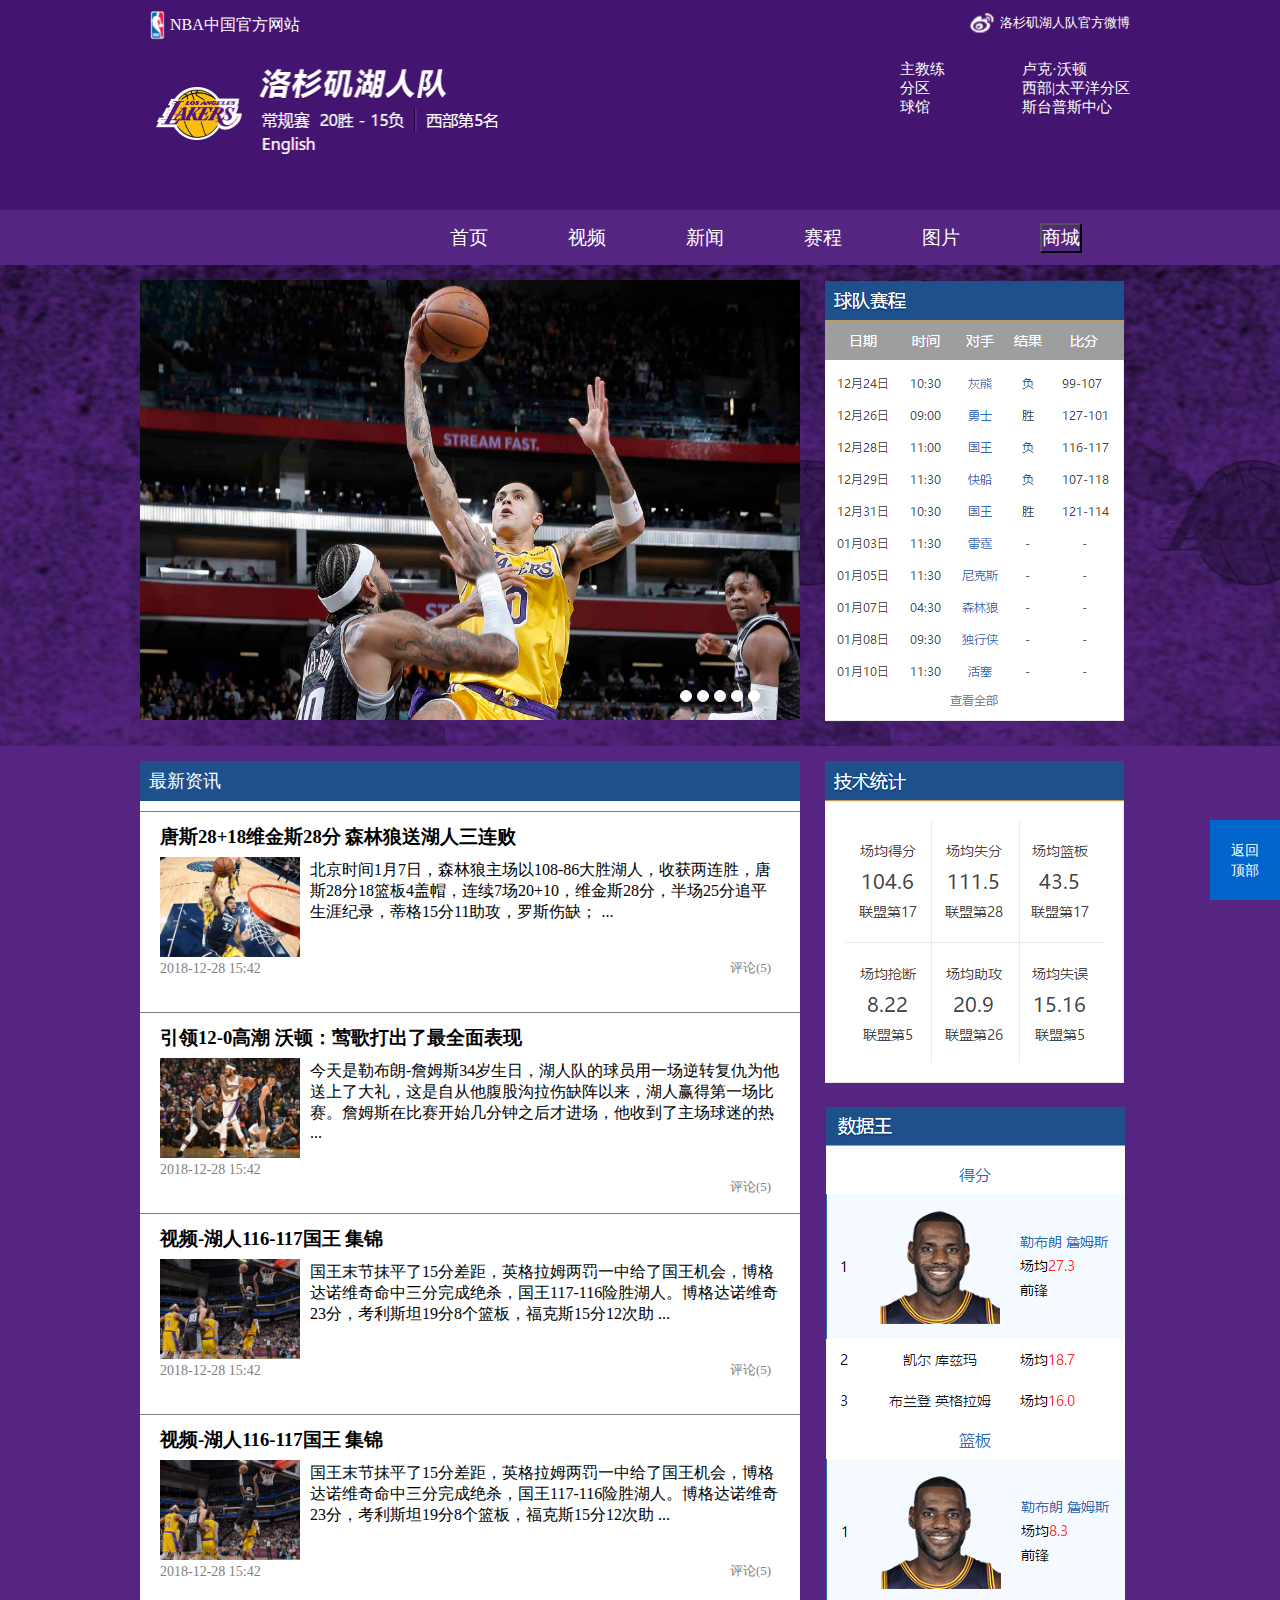
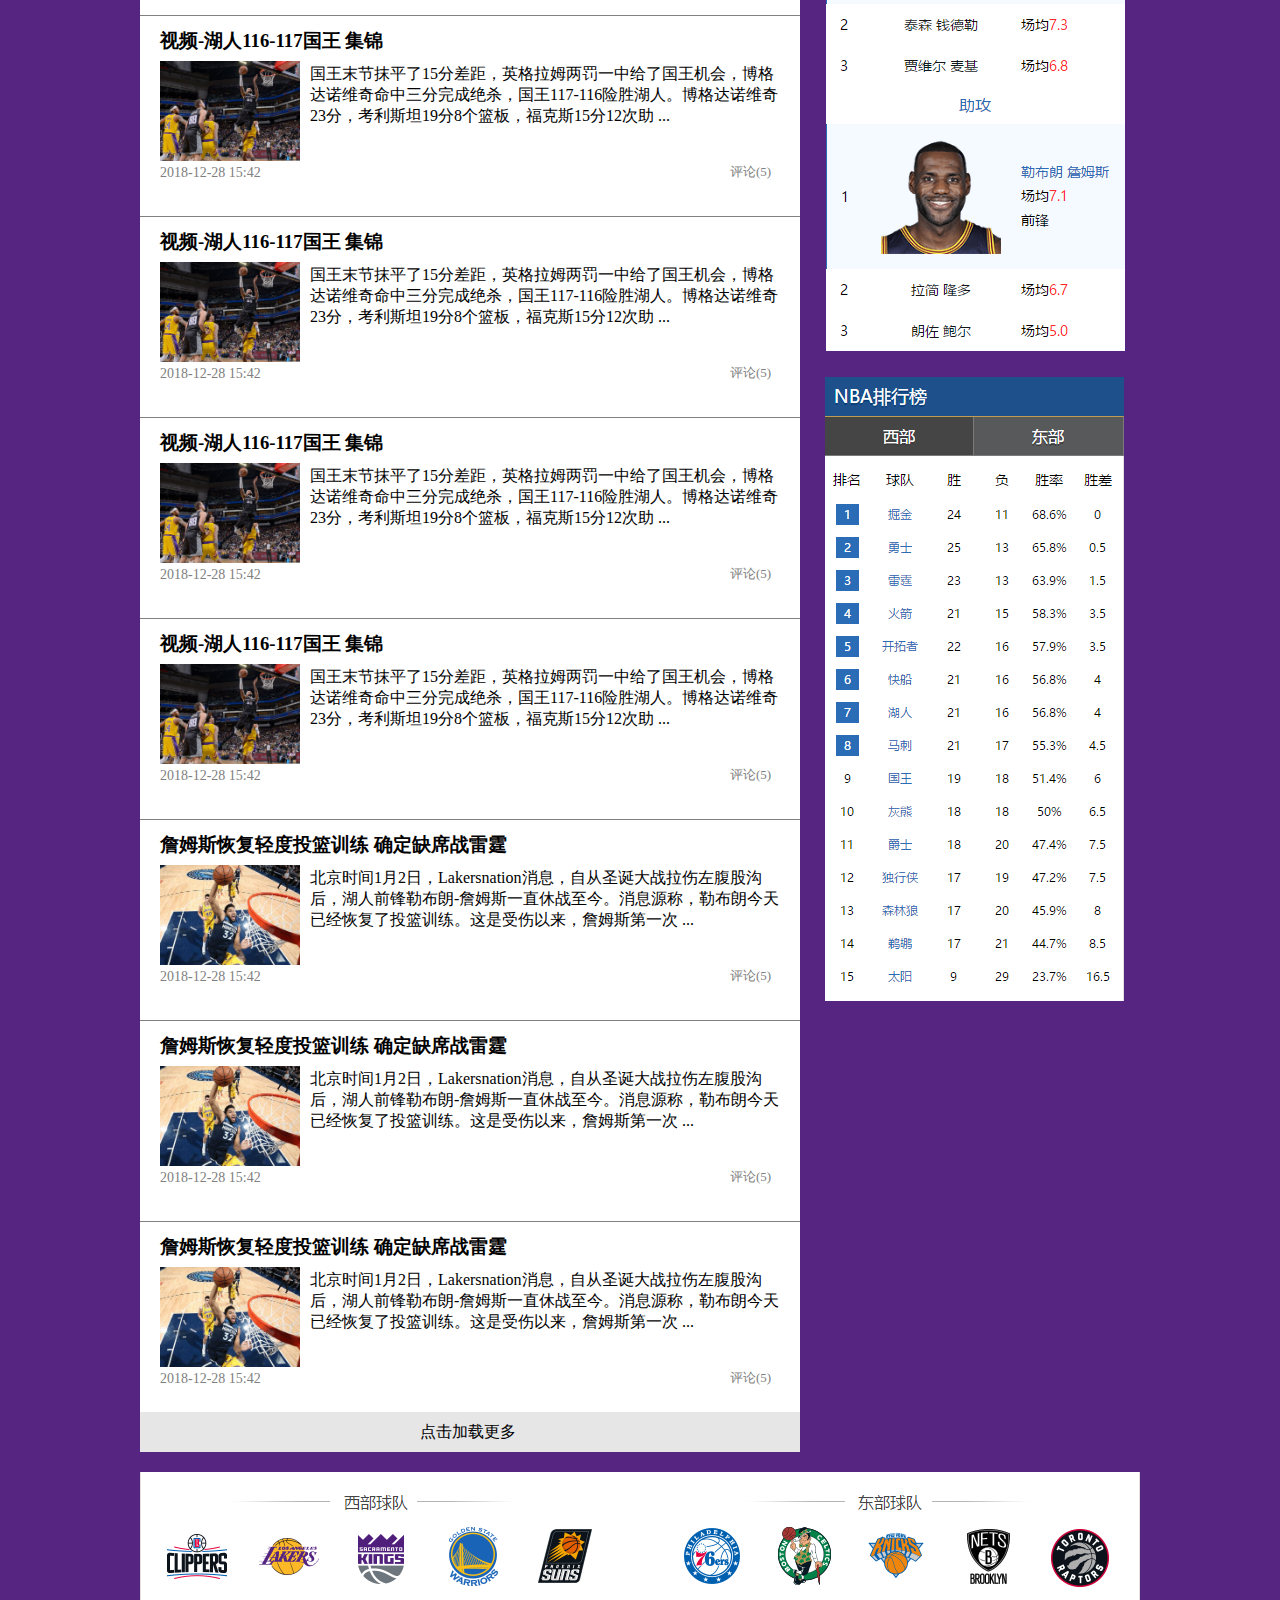
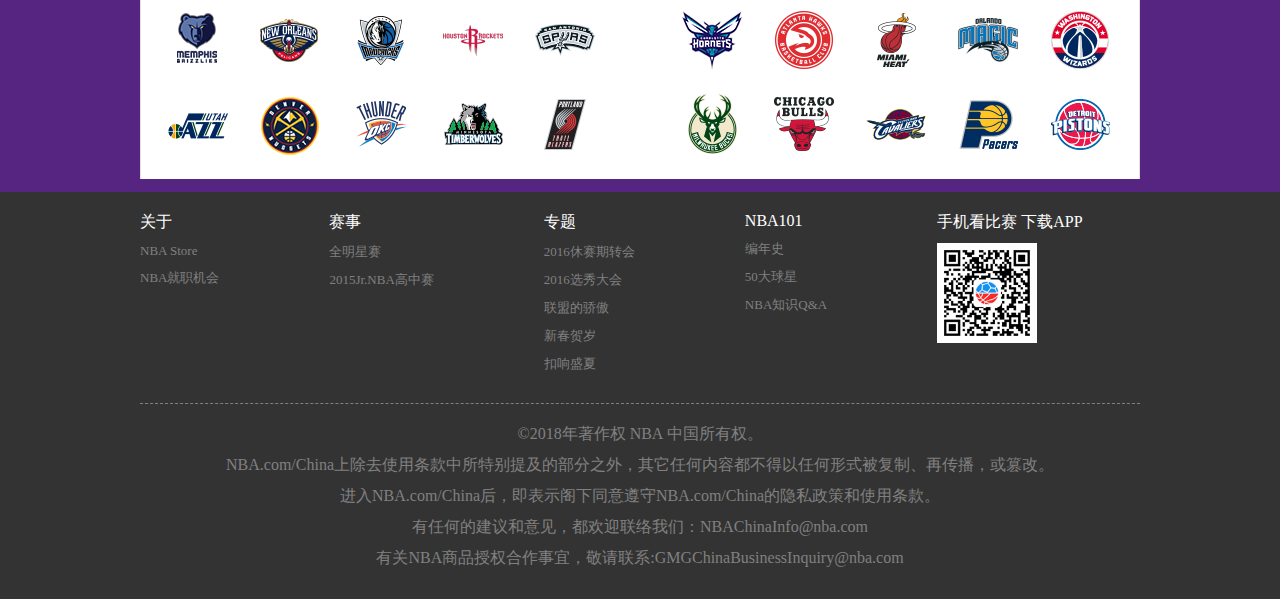
<file: index.html>
<!DOCTYPE html>
<html>
	<head>
		<meta charset="UTF-8">
		<title>洛杉矶湖人队-NBA中国官方网站</title>
		<link type="text/css" href="css/公共.css" rel="stylesheet" />
		<link type="text/css" href="css/首页.css" rel="stylesheet"/>
		<link type="text/css" href="css/轮播图.css" rel="stylesheet" />
		<link type="text/css" href="css/一键回顶.css" rel="stylesheet" />
	</head>
	<body>
		<div id="a">
		<!--
        	作者：zzh
        	时间：2018-12-26
        	描述：顶部
        -->
			<div id="a1">
				<div id="head">
					<div id="t1">
						<ul>
						<li id="head1"><img src="img/QQ截图20181225091622.jpg"width="15px"><a href="">NBA中国官方网站</a></li>
						<li id="head2"><a href=""><img src="img/微博.jpg" width="27px"/><span>洛杉矶湖人队官方微博</span></a></li>
						</ul>
					</div>
					<div id="t2">
						<img src="img/湖人.jpg" width="360px"/>
						<div id="t21">
							<ul class="t22">
			                    <li><span>主教练</span></li>
			                    <li><span>分区</span></li>
			                    <li><span>球馆</span></li>
		                	</ul>
		                	<ul id="t23">
			                    <li><span>卢克·沃顿</span></li>
			                    <li><span>西部|太平洋分区</span></li>
			                    <li><span>斯台普斯中心</span></li>
		                	</ul>
						</div>
					</div>
				</div>
			</div>
			<!--
            	作者：zzh
            	时间：2018-12-26
            	描述：导航栏
            -->
			<div id="daohang">
				<ul>
					<li class="dh1"><a href="首页.html">首页</a></li>
					<li class="dh1"><a href="视频.html">视频</a></li>
					<li class="dh1"><a href="新闻.html">新闻</a></li>
					<li class="dh1"><a href="赛程.html">赛程</a></li>
					<li class="dh1"><a href="图片.html">图片</a></li>
					<li class="dh1"><input type="button"value="商城" onclick="alert('请前往https://www.nbastore.cn/ShopByTeam-Western-LosAngelesLakers/category.htm')" /></li>
				</ul>
				<script>
					var ul=document.getElementById("a");
				  	var c=ul.getElementsByTagName("a");
				  	for(var i=0;i<c.length;i++){
				  		c[i].onmouseover=function(e){
				  			this.style.fontSize="28px";
				  			this.style.backgroundColor="#552582";
				  		    this.style.color="white";
				  		}
				  		c[i].onmouseout=function(e){
				  			this.style.fontSize="19px";
				  			this.style.backgroundColor="#552582";
				  			this.style.color="white";
				  		}
				  	}
	  			</script>

			</div>
			
            <div id="zhong">
            	<!--
                	作者：zzh
                	时间：2018-12-29
                	描述：轮播图
               -->
               <div id="lun">
               <div id="l1">
               	
	               	<div id="box">
	               		
						<ul id="ul">
							<li style="display: block;"><a href=""><img src="img/轮播图1.jpg"width="660px"height="440px"/></a></li>
							<li><div class="li"><a href=""><img src="img/轮播图2.jpg"width="660px"height="440px"/></a></div></li>
							<li><div class="li"><a href=""><img src="img/轮播图3.jpg"width="660px"height="440px"/></a></div></li>
							<li><div class="li"><a href=""><img src="img/轮播图4.jpg"width="660px"height="440px"/></a></div></li>
							<li><div class="li"><a href=""><img src="img/轮播图5.jpg"width="660px"height="440px"/></a></div></li>
						</ul>
						<ol id="ol">
							<li class="active"></li>
							<li class="active"></li>
							<li class="active"></li>
							<li class="active"></li>
							<li class="active"></li>
						</ol>
						<!--
                    	作者：zzh
                    	时间：2019-01-02
                    	描述：js特效
                    -->
						<script>
						var ulLi=document.getElementById("ul")
						        .getElementsByTagName("li");
						var olLi=document.getElementById("ol")
						        .getElementsByTagName("li");
						 var index=0;       
						var timer=setInterval(fun,2000);  
						function fun(){
							ulLi[index].style.display="none";
							olLi[index].setAttribute("class","");
							index++;
							if(index==5){
								index=0;
							}
							ulLi[index].style.display="block";
							olLi[index].setAttribute("class","active")
						}
						var a;
						for(var i=0;i<olLi.length;i++){
							olLi[i].index=i; //就是这行是重点了，分别赋予每个li的index值。
							olLi[i].onmouseover=function(e){
								clearInterval(timer);
								a=this.index;
								console.log(a);
								for(var j=0;j<olLi.length;j++){
									olLi[j].setAttribute("class","")
								}
							
								for(var k=0;k<ulLi.length;k++){
									ulLi[k].style.display="none";
								}
								olLi[a].setAttribute("class","active")
								ulLi[a].style.display="block";
							}
						}
						/*var ul=document.getElementById("ul");
						ul.onmouseover=function(){
							clearInterval(timer);
						}
						ul.onmouseout=function(){
							timer=setInterval(fun,1000);
						}*/
						
					</script>
					</div>
					<div id="you1">
						<img src="img/赛程.jpg" />
					</div>
               </div>
               </div>
                
            	<div id="zz">
            		<div id="zz1">
	            		<h2 style="font-weight: normal;font-size: 18px;text-indent: 0.5em;">最新资讯</h2>
	        
		            	<div class="z1">
		            		<a href="https://nbachina.qq.com/a/20190102/000612.htm" target="_blank"><h3>唐斯28+18维金斯28分 森林狼送湖人三连败</h3>
		            		<dl class="dll">
		            			<dt class="dtt"><img src="img/t2.jpg" width="140px"><p>2018-12-28 15:42</p></dt>
		            			<dd class="ddd"><p>北京时间1月7日，森林狼主场以108-86大胜湖人，收获两连胜，唐斯28分18篮板4盖帽，连续7场20+10，维金斯28分，半场25分追平生涯纪录，蒂格15分11助攻，罗斯伤缺；
            ...</p><p class="ddd1">评论(5)</p></dd>
		            		</dl></a>
		            	</div>
		            	<div class="z1">
		            		<a href="https://nbachina.qq.com/a/20181231/006804.htm" target="_blank"><h3>引领12-0高潮 沃顿：莺歌打出了最全面表现</h3>
		            		<dl class="dll">
		            			<dt class="dtt"><img src="img/t3.jpg" width="140px"><p>2018-12-28 15:42</p></dt>
		            			<dd class="ddd"><p>今天是勒布朗-詹姆斯34岁生日，湖人队的球员用一场逆转复仇为他送上了大礼，这是自从他腹股沟拉伤缺阵以来，湖人赢得第一场比赛。詹姆斯在比赛开始几分钟之后才进场，他收到了主场球迷的热
            ...</p><p class="ddd1">评论(5)</p></dd>
		            		</dl></a>
		            	</div>
		            	<div class="z1">
		            		<a href="https://nbachina.qq.com/a/20181228/009053.htm" target="_blank"><h3>视频-湖人116-117国王 集锦</h3>
		            		<dl class="dll">
		            			<dt class="dtt"><img src="img/视频1.jpg" width="140px"><p>2018-12-28 15:42</p></dt>
		            			<dd class="ddd"><p>国王末节抹平了15分差距，英格拉姆两罚一中给了国王机会，博格达诺维奇命中三分完成绝杀，国王117-116险胜湖人。博格达诺维奇23分，考利斯坦19分8个篮板，福克斯15分12次助
		            		...</p><p class="ddd1">评论(5)</p></dd>
		            		</dl></a>
		            	</div>
		            	<div class="z1">
		            		<a href="https://nbachina.qq.com/a/20181228/009053.htm" target="_blank"><h3>视频-湖人116-117国王 集锦</h3>
		            		<dl class="dll">
		            			<dt class="dtt"><img src="img/视频1.jpg" width="140px"><p>2018-12-28 15:42</p></dt>
		            			<dd class="ddd"><p>国王末节抹平了15分差距，英格拉姆两罚一中给了国王机会，博格达诺维奇命中三分完成绝杀，国王117-116险胜湖人。博格达诺维奇23分，考利斯坦19分8个篮板，福克斯15分12次助
		            		...</p><p class="ddd1">评论(5)</p></dd>
		            		</dl></a>
		            	</div>
		            	
		            	<div class="z1">
		            		<a href=""><h3>视频-湖人116-117国王 集锦</h3>
		            		<dl class="dll">
		            			<dt class="dtt"><img src="img/视频1.jpg" width="140px"><p>2018-12-28 15:42</p></dt>
		            			<dd class="ddd"><p>国王末节抹平了15分差距，英格拉姆两罚一中给了国王机会，博格达诺维奇命中三分完成绝杀，国王117-116险胜湖人。博格达诺维奇23分，考利斯坦19分8个篮板，福克斯15分12次助
		            		...</p><p class="ddd1">评论(5)</p></dd>
		            		</dl></a>
		            	</div>
		            	
		            	<div class="z1">
		            		<a href=""><h3>视频-湖人116-117国王 集锦</h3>
		            		<dl class="dll">
		            			<dt class="dtt"><img src="img/视频1.jpg" width="140px"><p>2018-12-28 15:42</p></dt>
		            			<dd class="ddd"><p>国王末节抹平了15分差距，英格拉姆两罚一中给了国王机会，博格达诺维奇命中三分完成绝杀，国王117-116险胜湖人。博格达诺维奇23分，考利斯坦19分8个篮板，福克斯15分12次助
		            		...</p><p class="ddd1">评论(5)</p></dd>
		            		</dl></a>
		            	</div>
		            	
		            	<div class="z1">
		            		<a href=""><h3>视频-湖人116-117国王 集锦</h3>
		            		<dl class="dll">
		            			<dt class="dtt"><img src="img/视频1.jpg" width="140px"><p>2018-12-28 15:42</p></dt>
		            			<dd class="ddd"><p>国王末节抹平了15分差距，英格拉姆两罚一中给了国王机会，博格达诺维奇命中三分完成绝杀，国王117-116险胜湖人。博格达诺维奇23分，考利斯坦19分8个篮板，福克斯15分12次助
		            		...</p><p class="ddd1">评论(5)</p></dd>
		            		</dl></a>
		            	</div>
		            	
		            	<div class="z1">
		            		<a href=""><h3>视频-湖人116-117国王 集锦</h3>
		            		<dl class="dll">
		            			<dt class="dtt"><img src="img/视频1.jpg" width="140px"><p>2018-12-28 15:42</p></dt>
		            			<dd class="ddd"><p>国王末节抹平了15分差距，英格拉姆两罚一中给了国王机会，博格达诺维奇命中三分完成绝杀，国王117-116险胜湖人。博格达诺维奇23分，考利斯坦19分8个篮板，福克斯15分12次助
		            		...</p><p class="ddd1">评论(5)</p></dd>
		            		</dl></a>
		            	</div>
		            	<div class="z1">
		            		<a href="https://nbachina.qq.com/a/20190102/000612.htm" target="_blank"><h3>詹姆斯恢复轻度投篮训练 确定缺席战雷霆</h3>
		            		<dl class="dll">
		            			<dt class="dtt"><img src="img/t2.jpg" width="140px"><p>2018-12-28 15:42</p></dt>
		            			<dd class="ddd"><p>北京时间1月2日，Lakersnation消息，自从圣诞大战拉伤左腹股沟后，湖人前锋勒布朗-詹姆斯一直休战至今。消息源称，勒布朗今天已经恢复了投篮训练。这是受伤以来，詹姆斯第一次
            ...</p><p class="ddd1">评论(5)</p></dd>
		            		</dl></a>
		            	</div>
		            	<div class="z1">
		            		<a href="https://nbachina.qq.com/a/20190102/000612.htm" target="_blank"><h3>詹姆斯恢复轻度投篮训练 确定缺席战雷霆</h3>
		            		<dl class="dll">
		            			<dt class="dtt"><img src="img/t2.jpg" width="140px"><p>2018-12-28 15:42</p></dt>
		            			<dd class="ddd"><p>北京时间1月2日，Lakersnation消息，自从圣诞大战拉伤左腹股沟后，湖人前锋勒布朗-詹姆斯一直休战至今。消息源称，勒布朗今天已经恢复了投篮训练。这是受伤以来，詹姆斯第一次
            ...</p><p class="ddd1">评论(5)</p></dd>
		            		</dl></a>
		            	</div>
		            	<div class="z1">
		            		<a href="https://nbachina.qq.com/a/20190102/000612.htm" target="_blank"><h3>詹姆斯恢复轻度投篮训练 确定缺席战雷霆</h3>
		            		<dl class="dll">
		            			<dt class="dtt"><img src="img/t2.jpg" width="140px"><p>2018-12-28 15:42</p></dt>
		            			<dd class="ddd"><p>北京时间1月2日，Lakersnation消息，自从圣诞大战拉伤左腹股沟后，湖人前锋勒布朗-詹姆斯一直休战至今。消息源称，勒布朗今天已经恢复了投篮训练。这是受伤以来，詹姆斯第一次
            ...</p><p class="ddd1">评论(5)</p></dd>
		            		</dl></a>
		            	</div>
		            	<div id="z2">
		            		<a href=""><p>点击加载更多</p></a>
		            	</div>
		            	
            		</div>
            		<div class="zz2"><img src="img/截图1.jpg"></div>
            		<img class="t1" src="img/截图2.jpg"/>
            		<img class="t1" src="img/截图3.jpg" />
            	</div>
            	<!--
                	作者：zzh
                	时间：2019-01-03
                	描述：返回顶部
                -->
<script>
     window.onload = function(){
	  var oTop = document.getElementById("to_top");
	  var screenw = document.documentElement.clientWidth || document.body.clientWidth;
	  var screenh = document.documentElement.clientHeight || document.body.clientHeight;
	  oTop.style.left = screenw - oTop.offsetWidth +"px";
	  oTop.style.top = screenh - oTop.offsetHeight + "px";
	  window.onscroll = function(){
	    var scrolltop = document.documentElement.scrollTop || document.body.scrollTop;
	    oTop.style.top = screenh - oTop.offsetHeight + scrolltop +"px";
	  }
	  oTop.onclick = function(){
	    document.documentElement.scrollTop = document.body.scrollTop =0;
	  }
	}  
</script>
<div id="to_top">返回顶部</div>
            <!--
            	作者：zzh
            	时间：2018-12-26
            	描述：底部图片
            -->
            	<div id="tp">
            		<img src="img/球队.jpg" />
            	</div>
            </div>
            <!--
            	作者：zzh
            	时间：2018-12-28
            	描述：底部文字
            -->
            <div id="dibu">
            	<div id="db">
            		<div class="d1">
            			<span>关于</span>
            			<p><a href="https://www.nbastore.cn/" target="_blank">NBA Store</a></p>
            			<p><a href="https://careers.nba.com/" target="_blank">NBA就职机会</a></p>
            		</div>
            		<div class="d1">
            			<span>赛事</span>
            			<p><a href="https://china.nba.com/allstar/" target="_blank">全明星赛</a></p>
            			<p><a href="https://china.nba.com/jrnba/index.htm" target="_blank">2015Jr.NBA高中赛</a></p>
            		</div>
            		<div class="d1">
            			<span>专题</span>
            			<p><a href="">2016休赛期转会</a></p>
            			<p><a href="">2016选秀大会</a></p>
            			<p><a href="">联盟的骄傲</a></p>
            			<p><a href="">新春贺岁</a></p>
            			<p><a href="">扣响盛夏</a></p>
            		</div>
            		<div class="d1">
            			<span>NBA101</span>
            			<p><a href="">编年史</a></p>
            			<p><a href="">50大球星</a></p>
            			<p><a href="">NBA知识Q&A</a></p>
            		</div>
            		<div class="d2">
            			<span>手机看比赛   下载APP</span>
            			<p><img src="img/二维码.jpg" width="100px"/></p>
            		</div>
            	</div>
            	<div id="dd">
            		<p>©2018年著作权 NBA 中国所有权。</p>
            		<p>NBA.com/China上除去使用条款中所特别提及的部分之外，其它任何内容都不得以任何形式被复制、再传播，或篡改。</p>
            		<p>进入NBA.com/China后，即表示阁下同意遵守NBA.com/China的隐私政策和使用条款。</p>
            		<p>有任何的建议和意见，都欢迎联络我们：NBAChinaInfo@nba.com</p>
            		<p>有关NBA商品授权合作事宜，敬请联系:GMGChinaBusinessInquiry@nba.com</p>
            	</div>
            </div>
		</div>
	</body>
</html>
</file>
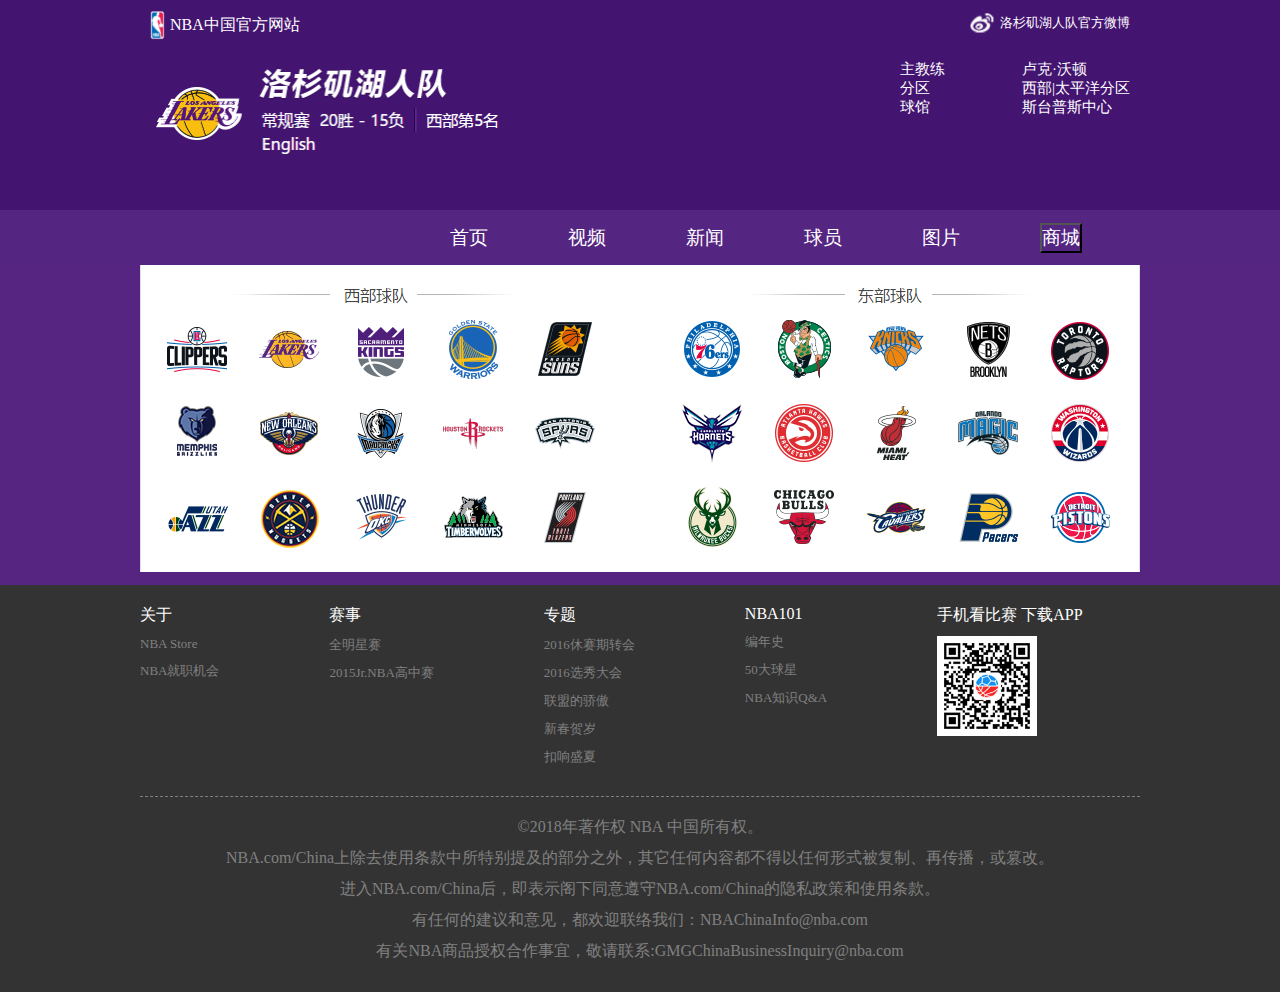
<file: 公共.html>
<!DOCTYPE html>
<html>
	<head>
		<meta charset="UTF-8">
		<title>洛杉矶湖人队-NBA中国官方网站</title>
		<link type="text/css" href="css/公共.css" rel="stylesheet" />
	</head>
	<body>
		<div id="a">
		<!--
        	作者：zzh
        	时间：2018-12-26
        	描述：顶部
        -->
			<div id="a1">
				<div id="head">
					<div id="t1">
						<ul>
						<li id="head1"><img src="img/QQ截图20181225091622.jpg"width="15px"><a href="">NBA中国官方网站</a></li>
						<li id="head2"><a href=""><img src="img/微博.jpg" width="27px"/><span>洛杉矶湖人队官方微博</span></a></li>
						</ul>
					</div>
					<div id="t2">
						<img src="img/湖人.jpg" width="360px"/>
						<div id="t21">
							<ul class="t22">
			                    <li><span>主教练</span></li>
			                    <li><span>分区</span></li>
			                    <li><span>球馆</span></li>
		                	</ul>
		                	<ul id="t23">
			                    <li><span>卢克·沃顿</span></li>
			                    <li><span>西部|太平洋分区</span></li>
			                    <li><span>斯台普斯中心</span></li>
		                	</ul>
						</div>
					</div>
				</div>
			</div>
			<!--
            	作者：zzh
            	时间：2018-12-26
            	描述：导航栏
            -->
			<div id="daohang">
				<ul>
					<li class="dh1"><a href="">首页</a></li>
					<li class="dh1"><a href="">视频</a></li>
					<li class="dh1"><a href="">新闻</a></li>
					<li class="dh1"><a href="">球员</a></li>
					<li class="dh1"><a href="">图片</a></li>
					<li class="dh1"><input type="button"value="商城" onclick="alert('请前往https://www.nbastore.cn/ShopByTeam-Western-LosAngelesLakers/category.htm')" /></li>
				</ul>
			</div>
			
            <div id="zhong">
            <!--
            	作者：zzh
            	时间：2018-12-26
            	描述：底部图片
            -->
            	<div id="tp">
            		<img src="img/球队.jpg" />
            	</div>
            </div>
            <!--
            	作者：zzh
            	时间：2018-12-28
            	描述：底部文字
            -->
            <div id="dibu">
            	<div id="db">
            		<div class="d1">
            			<span>关于</span>
            			<p><a href="">NBA Store</a></p>
            			<p><a href="">NBA就职机会</a></p>
            		</div>
            		<div class="d1">
            			<span>赛事</span>
            			<p><a href="">全明星赛</a></p>
            			<p><a href="">2015Jr.NBA高中赛</a></p>
            		</div>
            		<div class="d1">
            			<span>专题</span>
            			<p><a href="">2016休赛期转会</a></p>
            			<p><a href="">2016选秀大会</a></p>
            			<p><a href="">联盟的骄傲</a></p>
            			<p><a href="">新春贺岁</a></p>
            			<p><a href="">扣响盛夏</a></p>
            		</div>
            		<div class="d1">
            			<span>NBA101</span>
            			<p><a href="">编年史</a></p>
            			<p><a href="">50大球星</a></p>
            			<p><a href="">NBA知识Q&A</a></p>
            		</div>
            		<div class="d2">
            			<span>手机看比赛   下载APP</span>
            			<p><img src="img/二维码.jpg" width="100px"/></p>
            		</div>
            	</div>
            	<div id="dd">
            		<p>©2018年著作权 NBA 中国所有权。</p>
            		<p>NBA.com/China上除去使用条款中所特别提及的部分之外，其它任何内容都不得以任何形式被复制、再传播，或篡改。</p>
            		<p>进入NBA.com/China后，即表示阁下同意遵守NBA.com/China的隐私政策和使用条款。</p>
            		<p>有任何的建议和意见，都欢迎联络我们：NBAChinaInfo@nba.com</p>
            		<p>有关NBA商品授权合作事宜，敬请联系:GMGChinaBusinessInquiry@nba.com</p>
            	</div>
            </div>
		</div>
	</body>
</html>
</file>
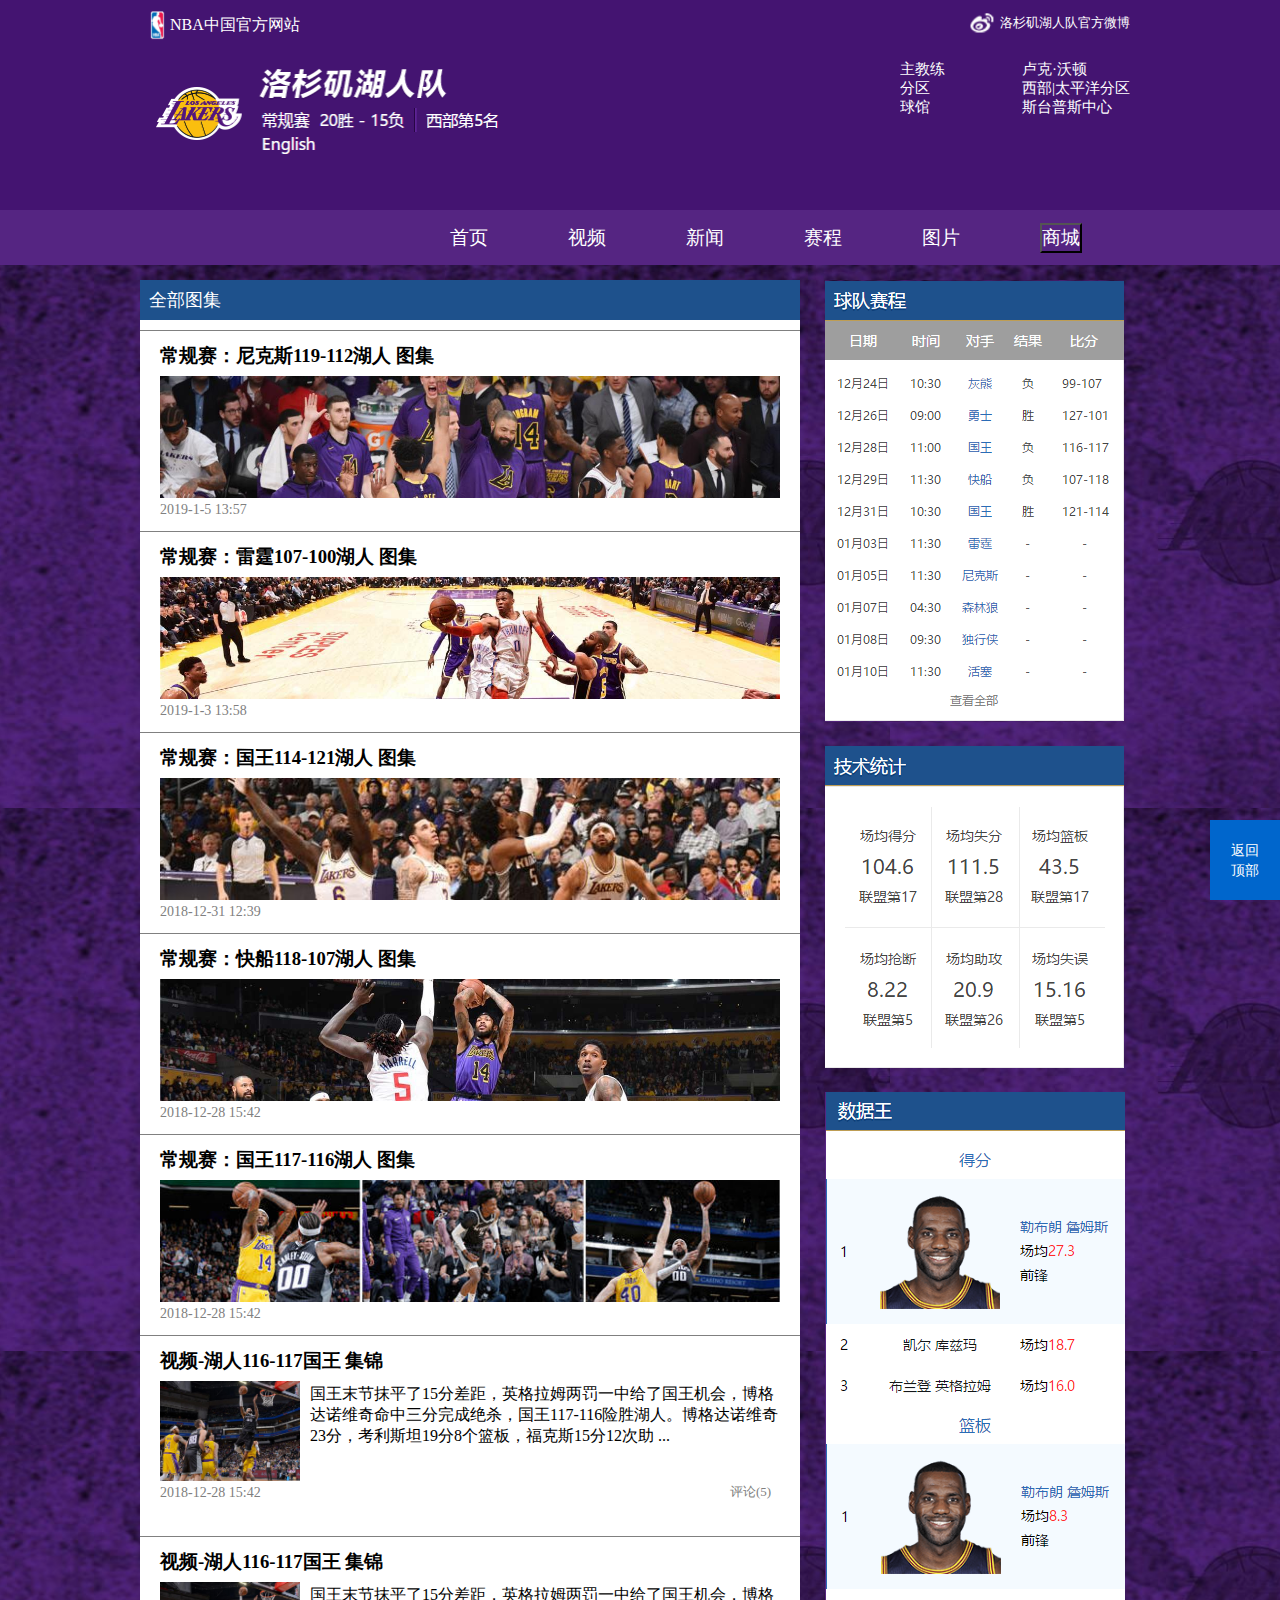
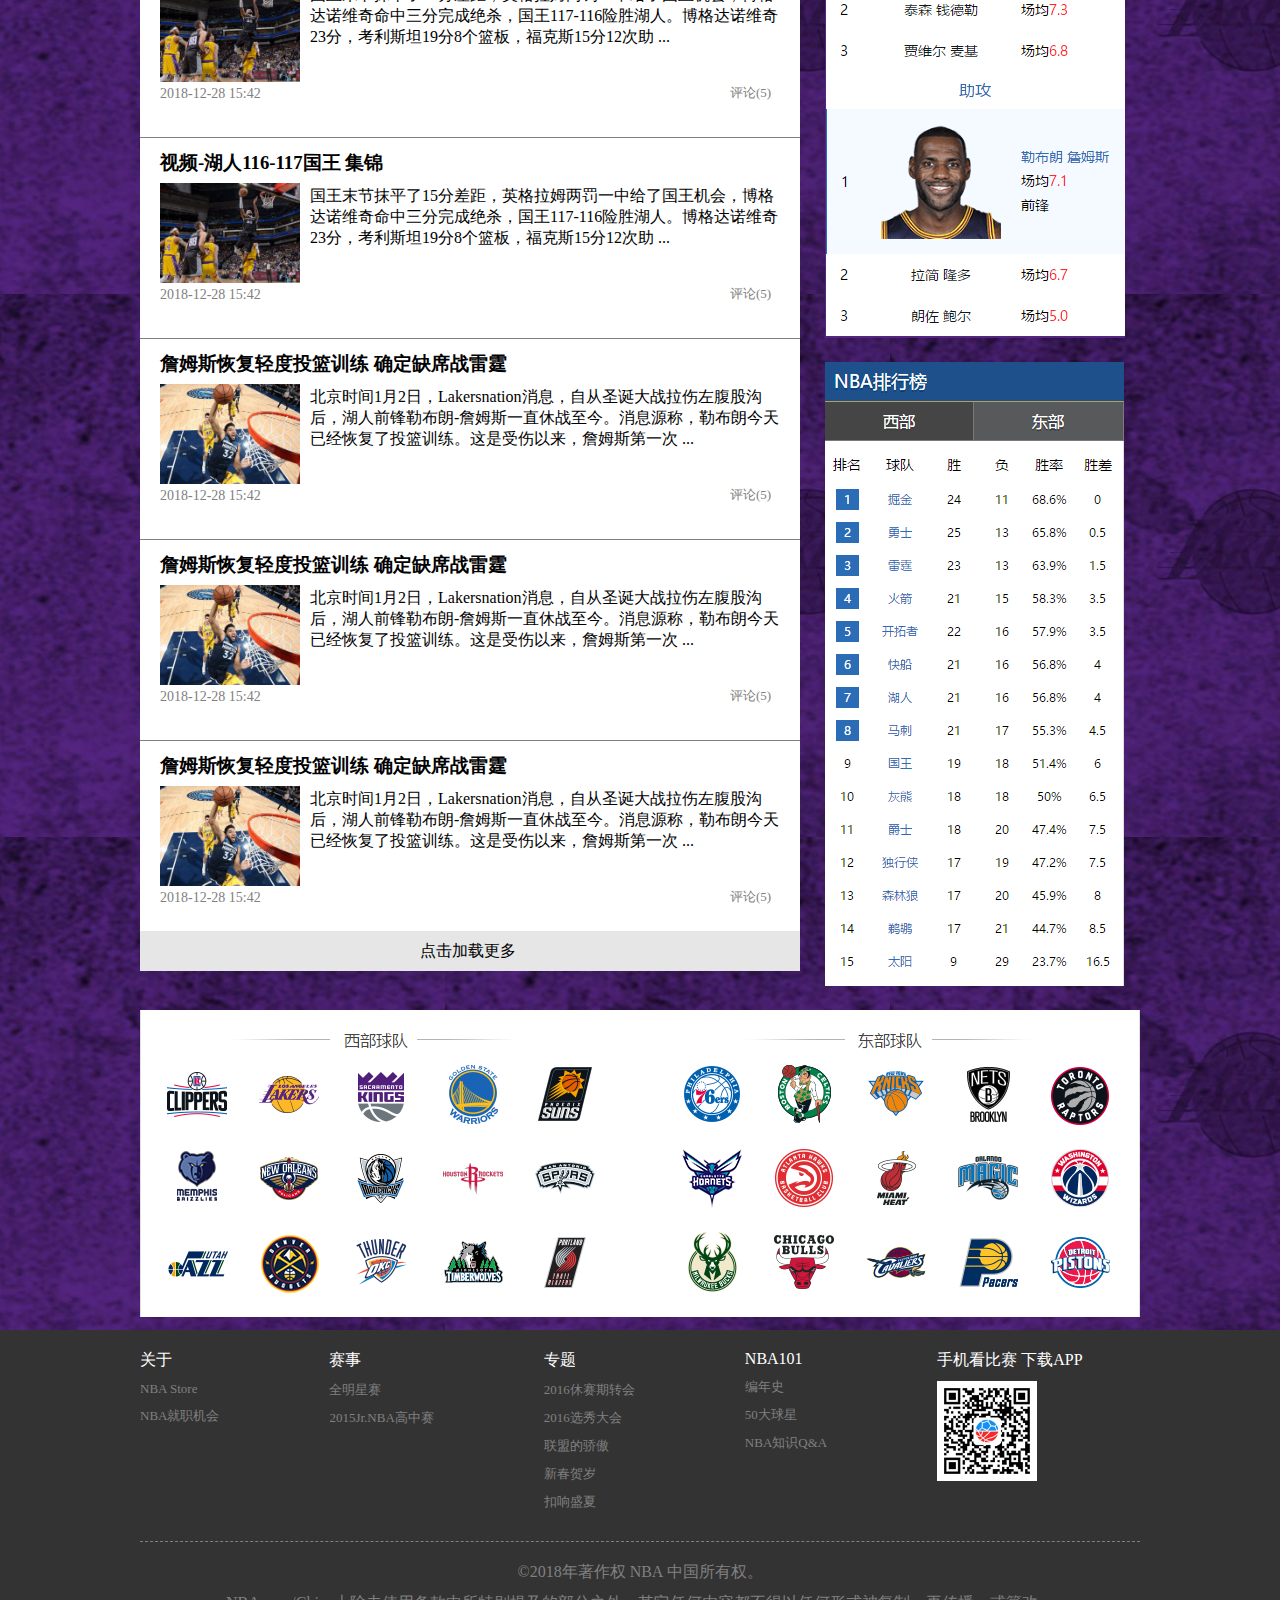
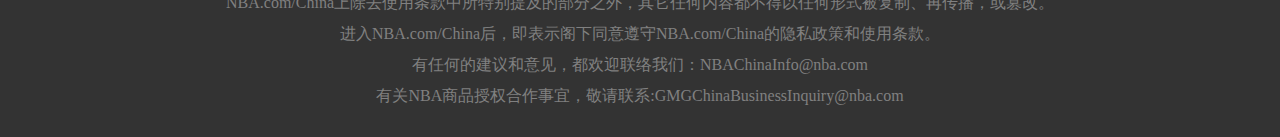
<file: 图片.html>
<!DOCTYPE html>
<html>
	<head>
		<meta charset="UTF-8">
		<title>洛杉矶湖人队-NBA中国官方网站</title>
		<link type="text/css" href="css/公共.css" rel="stylesheet" />
		<link type="text/css" href="css/首页.css" rel="stylesheet"/>
		<link type="text/css" href="css/视频.css" rel="stylesheet" />
		<link type="text/css" href="css/一键回顶.css" rel="stylesheet" />
	</head>
	<body>
		<div id="a">
		<!--
        	作者：zzh
        	时间：2018-12-26
        	描述：顶部
        -->
			<div id="a1">
				<div id="head">
					<div id="t1">
						<ul>
						<li id="head1"><img src="img/QQ截图20181225091622.jpg"width="15px"><a href="">NBA中国官方网站</a></li>
						<li id="head2"><a href=""><img src="img/微博.jpg" width="27px"/><span>洛杉矶湖人队官方微博</span></a></li>
						</ul>
					</div>
					<div id="t2">
						<img src="img/湖人.jpg" width="360px"/>
						<div id="t21">
							<ul class="t22">
			                    <li><span>主教练</span></li>
			                    <li><span>分区</span></li>
			                    <li><span>球馆</span></li>
		                	</ul>
		                	<ul id="t23">
			                    <li><span>卢克·沃顿</span></li>
			                    <li><span>西部|太平洋分区</span></li>
			                    <li><span>斯台普斯中心</span></li>
		                	</ul>
						</div>
					</div>
				</div>
			</div>
			<!--
            	作者：zzh
            	时间：2018-12-26
            	描述：导航栏
            -->
			<div id="daohang">
				<ul>
					<li class="dh1"><a href="首页.html">首页</a></li>
					<li class="dh1"><a href="视频.html">视频</a></li>
					<li class="dh1"><a href="新闻.html">新闻</a></li>
					<li class="dh1"><a href="赛程.html">赛程</a></li>
					<li class="dh1"><a href="图片.html">图片</a></li>
					<li class="dh1"><input type="button"value="商城" onclick="alert('请前往https://www.nbastore.cn/ShopByTeam-Western-LosAngelesLakers/category.htm')" /></li>
				</ul>
				<script>
					var ul=document.getElementById("a");
				  	var c=ul.getElementsByTagName("a");
				  	for(var i=0;i<c.length;i++){
				  		c[i].onmouseover=function(e){
				  			this.style.fontSize="28px";
				  			this.style.backgroundColor="#552582";
				  		    this.style.color="white";
				  		}
				  		c[i].onmouseout=function(e){
				  			this.style.fontSize="19px";
				  			this.style.backgroundColor="#552582";
				  			this.style.color="white";
				  		}
				  	}
	  			</script>
			</div>
			
            <div id="zhong">
                
            	<div id="zz">
            		<div id="zz1">
	            		<h2 style="font-weight: normal;font-size: 18px;text-indent: 0.5em;">全部图集</h2>
	        
		            	<div class="z1">
		            		<a href="https://nbachina.qq.com/a/20190102/000612.htm" target="_blank"><h3>常规赛：尼克斯119-112湖人 图集</h3>
		            		<dl class="dll">
		            			<dt class="dtt"><img src="img/图片1.jpg"width="620px"><p>2019-1-5 13:57</p></dt>
		            			<dd class="ddd"><p></p><p class="ddd1">评论(0)</p></dd>
		            		</dl></a>
		            	</div>
		            	<div class="z1">
		            		<a href="https://nbachina.qq.com/a/20181231/006804.htm" target="_blank"><h3>常规赛：雷霆107-100湖人 图集</h3>
		            		<dl class="dll">
		            			<dt class="dtt"><img src="img/图片2.jpg" width="620px"><p>2019-1-3 13:58</p></dt>
		            			<dd class="ddd"><p></p><p class="ddd1">评论(1)</p></dd>
		            		</dl></a>
		            	</div>
		            	<div class="z1">
		            		<a href="https://nbachina.qq.com/a/20181231/006804.htm" target="_blank"><h3>常规赛：国王114-121湖人 图集</h3>
		            		<dl class="dll">
		            			<dt class="dtt"><img src="img/图片3.jpg" width="620px"><p>2018-12-31 12:39</p></dt>
		            			<dd class="ddd"><p></p><p class="ddd1">评论(0)</p></dd>
		            		</dl></a>
		            	</div>
		            	<div class="z1">
		            		<a href="https://nbachina.qq.com/a/20181228/009053.htm" target="_blank"><h3>常规赛：快船118-107湖人 图集</h3>
		            		<dl class="dll">
		            			<dt class="dtt"><img src="img/图片4.jpg" width="620px"><p>2018-12-28 15:42</p></dt>
		            			<dd class="ddd"><p></p><p class="ddd1">评论(5)</p></dd>
		            		</dl></a>
		            	</div>
		            	<div class="z1">
		            		<a href=""><h3>常规赛：国王117-116湖人 图集</h3>
		            		<dl class="dll">
		            			<dt class="dtt"><img src="img/图片5.jpg" width="620px"><p>2018-12-28 15:42</p></dt>
		            			<dd class="ddd"><p></p><p class="ddd1">评论(5)</p></dd>
		            		</dl></a>
		            	</div>
		            	
		            	<div class="z1">
		            		<a href=""><h3>视频-湖人116-117国王 集锦</h3>
		            		<dl class="dll">
		            			<dt class="dtt"><img src="img/视频1.jpg" width="140px"><p>2018-12-28 15:42</p></dt>
		            			<dd class="ddd"><p>国王末节抹平了15分差距，英格拉姆两罚一中给了国王机会，博格达诺维奇命中三分完成绝杀，国王117-116险胜湖人。博格达诺维奇23分，考利斯坦19分8个篮板，福克斯15分12次助
		            		...</p><p class="ddd1">评论(5)</p></dd>
		            		</dl></a>
		            	</div>
		            	
		            	<div class="z1">
		            		<a href=""><h3>视频-湖人116-117国王 集锦</h3>
		            		<dl class="dll">
		            			<dt class="dtt"><img src="img/视频1.jpg" width="140px"><p>2018-12-28 15:42</p></dt>
		            			<dd class="ddd"><p>国王末节抹平了15分差距，英格拉姆两罚一中给了国王机会，博格达诺维奇命中三分完成绝杀，国王117-116险胜湖人。博格达诺维奇23分，考利斯坦19分8个篮板，福克斯15分12次助
		            		...</p><p class="ddd1">评论(5)</p></dd>
		            		</dl></a>
		            	</div>
		            	
		            	<div class="z1">
		            		<a href=""><h3>视频-湖人116-117国王 集锦</h3>
		            		<dl class="dll">
		            			<dt class="dtt"><img src="img/视频1.jpg" width="140px"><p>2018-12-28 15:42</p></dt>
		            			<dd class="ddd"><p>国王末节抹平了15分差距，英格拉姆两罚一中给了国王机会，博格达诺维奇命中三分完成绝杀，国王117-116险胜湖人。博格达诺维奇23分，考利斯坦19分8个篮板，福克斯15分12次助
		            		...</p><p class="ddd1">评论(5)</p></dd>
		            		</dl></a>
		            	</div>
		            	<div class="z1">
		            		<a href="https://nbachina.qq.com/a/20190102/000612.htm" target="_blank"><h3>詹姆斯恢复轻度投篮训练 确定缺席战雷霆</h3>
		            		<dl class="dll">
		            			<dt class="dtt"><img src="img/t2.jpg" width="140px"><p>2018-12-28 15:42</p></dt>
		            			<dd class="ddd"><p>北京时间1月2日，Lakersnation消息，自从圣诞大战拉伤左腹股沟后，湖人前锋勒布朗-詹姆斯一直休战至今。消息源称，勒布朗今天已经恢复了投篮训练。这是受伤以来，詹姆斯第一次
            ...</p><p class="ddd1">评论(5)</p></dd>
		            		</dl></a>
		            	</div>
		            	<div class="z1">
		            		<a href="https://nbachina.qq.com/a/20190102/000612.htm" target="_blank"><h3>詹姆斯恢复轻度投篮训练 确定缺席战雷霆</h3>
		            		<dl class="dll">
		            			<dt class="dtt"><img src="img/t2.jpg" width="140px"><p>2018-12-28 15:42</p></dt>
		            			<dd class="ddd"><p>北京时间1月2日，Lakersnation消息，自从圣诞大战拉伤左腹股沟后，湖人前锋勒布朗-詹姆斯一直休战至今。消息源称，勒布朗今天已经恢复了投篮训练。这是受伤以来，詹姆斯第一次
            ...</p><p class="ddd1">评论(5)</p></dd>
		            		</dl></a>
		            	</div>
		            	<div class="z1">
		            		<a href="https://nbachina.qq.com/a/20190102/000612.htm" target="_blank"><h3>詹姆斯恢复轻度投篮训练 确定缺席战雷霆</h3>
		            		<dl class="dll">
		            			<dt class="dtt"><img src="img/t2.jpg" width="140px"><p>2018-12-28 15:42</p></dt>
		            			<dd class="ddd"><p>北京时间1月2日，Lakersnation消息，自从圣诞大战拉伤左腹股沟后，湖人前锋勒布朗-詹姆斯一直休战至今。消息源称，勒布朗今天已经恢复了投篮训练。这是受伤以来，詹姆斯第一次
            ...</p><p class="ddd1">评论(5)</p></dd>
		            		</dl></a>
		            	</div>
		            	<div id="z2">
		            		<a href=""><p>点击加载更多</p></a>
		            	</div>
            		</div>
            		<div class="zz2"><img src="img/赛程.jpg" /></div>
            		<img class="t1" src="img/截图1.jpg"/>
            		<img class="t1" src="img/截图2.jpg"/>
            		<img class="t1" src="img/截图3.jpg" />
            	</div>
<script>
     window.onload = function(){
	  var oTop = document.getElementById("to_top");
	  var screenw = document.documentElement.clientWidth || document.body.clientWidth;
	  var screenh = document.documentElement.clientHeight || document.body.clientHeight;
	  oTop.style.left = screenw - oTop.offsetWidth +"px";
	  oTop.style.top = screenh - oTop.offsetHeight + "px";
	  window.onscroll = function(){
	    var scrolltop = document.documentElement.scrollTop || document.body.scrollTop;
	    oTop.style.top = screenh - oTop.offsetHeight + scrolltop +"px";
	  }
	  oTop.onclick = function(){
	    document.documentElement.scrollTop = document.body.scrollTop =0;
	  }
	}  

</script><div id="to_top">返回顶部</div>
            <!--
            	作者：zzh
            	时间：2018-12-26
            	描述：底部图片
            -->
            	<div id="tp">
            		<img src="img/球队.jpg" />
            	</div>
            </div>
            <!--
            	作者：zzh
            	时间：2018-12-28
            	描述：底部文字
            -->
            <div id="dibu">
            	<div id="db">
            		<div class="d1">
            			<span>关于</span>
            			<p><a href="https://www.nbastore.cn/" target="_blank">NBA Store</a></p>
            			<p><a href="https://careers.nba.com/" target="_blank">NBA就职机会</a></p>
            		</div>
            		<div class="d1">
            			<span>赛事</span>
            			<p><a href="https://china.nba.com/allstar/" target="_blank">全明星赛</a></p>
            			<p><a href="https://china.nba.com/jrnba/index.htm" target="_blank">2015Jr.NBA高中赛</a></p>
            		</div>
            		<div class="d1">
            			<span>专题</span>
            			<p><a href="">2016休赛期转会</a></p>
            			<p><a href="">2016选秀大会</a></p>
            			<p><a href="">联盟的骄傲</a></p>
            			<p><a href="">新春贺岁</a></p>
            			<p><a href="">扣响盛夏</a></p>
            		</div>
            		<div class="d1">
            			<span>NBA101</span>
            			<p><a href="">编年史</a></p>
            			<p><a href="">50大球星</a></p>
            			<p><a href="">NBA知识Q&A</a></p>
            		</div>
            		<div class="d2">
            			<span>手机看比赛   下载APP</span>
            			<p><img src="img/二维码.jpg" width="100px"/></p>
            		</div>
            	</div>
            	<div id="dd">
            		<p>©2018年著作权 NBA 中国所有权。</p>
            		<p>NBA.com/China上除去使用条款中所特别提及的部分之外，其它任何内容都不得以任何形式被复制、再传播，或篡改。</p>
            		<p>进入NBA.com/China后，即表示阁下同意遵守NBA.com/China的隐私政策和使用条款。</p>
            		<p>有任何的建议和意见，都欢迎联络我们：NBAChinaInfo@nba.com</p>
            		<p>有关NBA商品授权合作事宜，敬请联系:GMGChinaBusinessInquiry@nba.com</p>
            	</div>
            	
            </div>
		</div>
	</body>
</html>
</file>
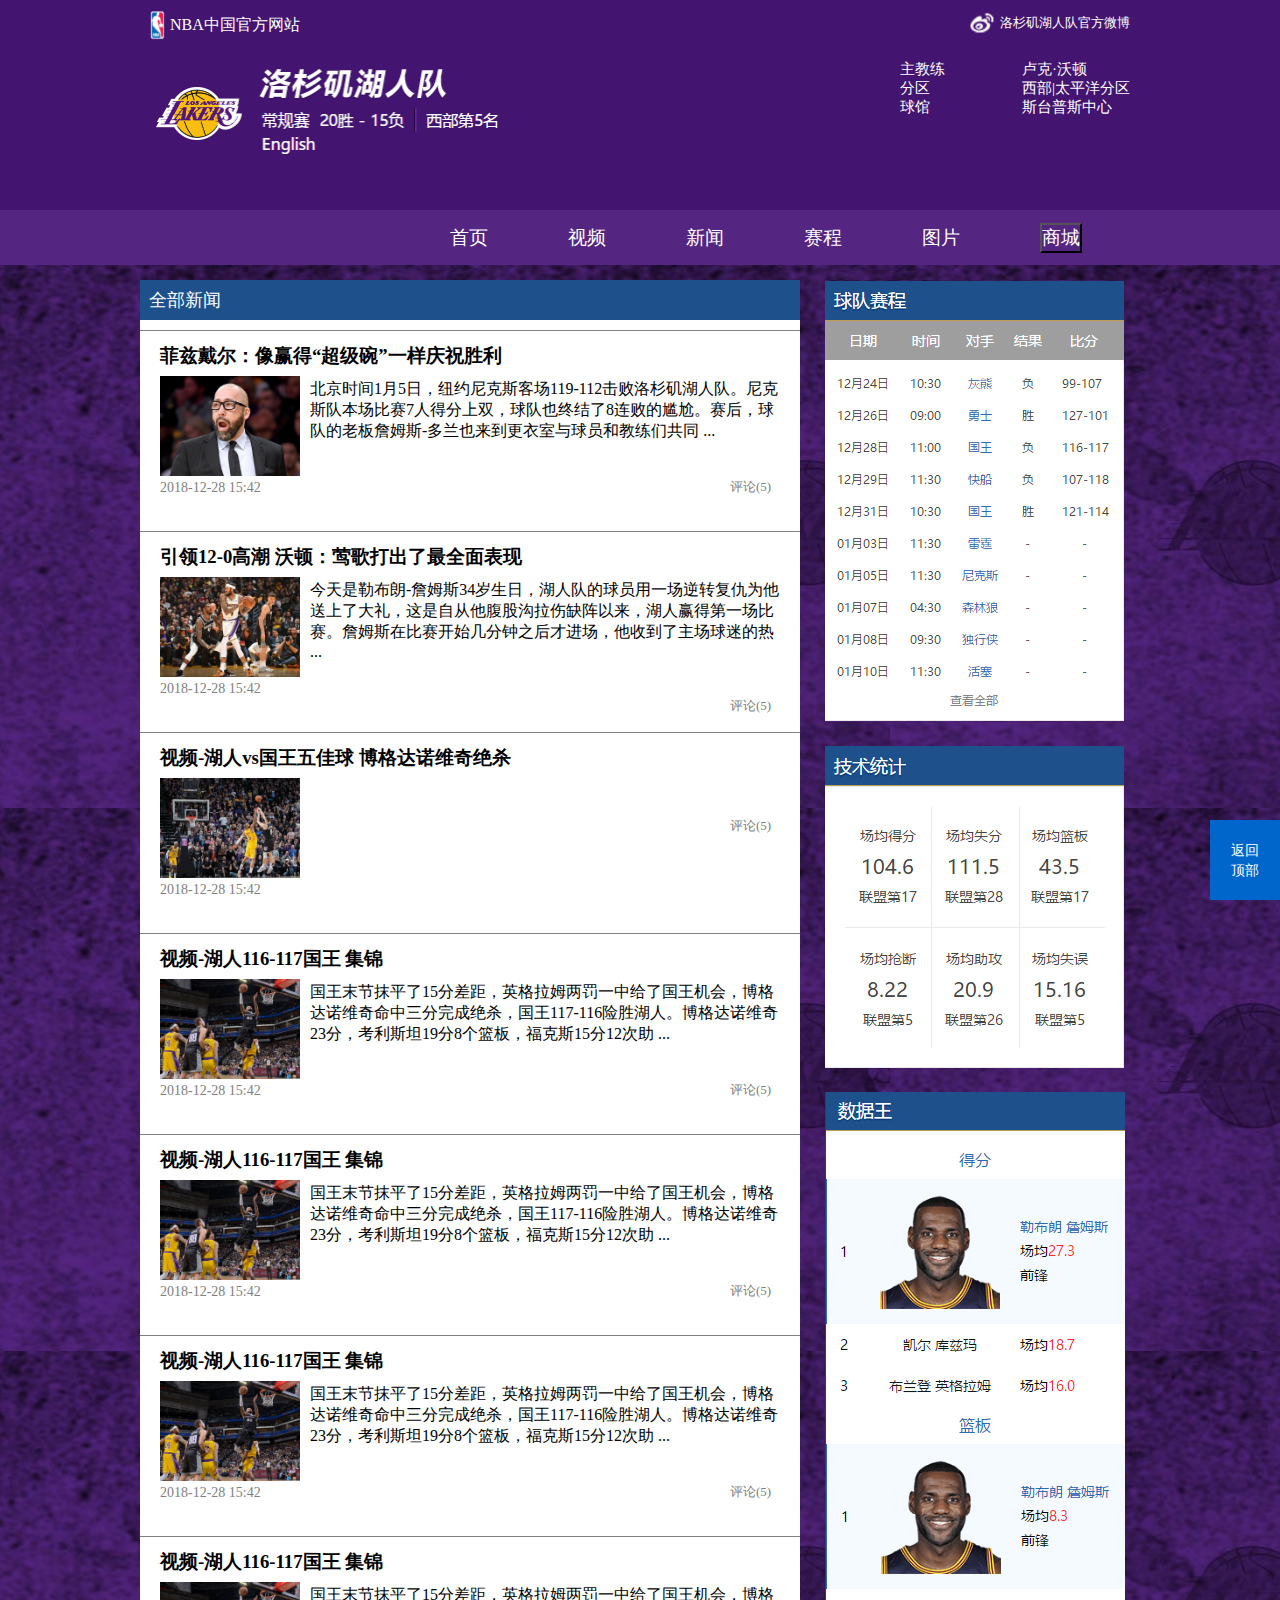
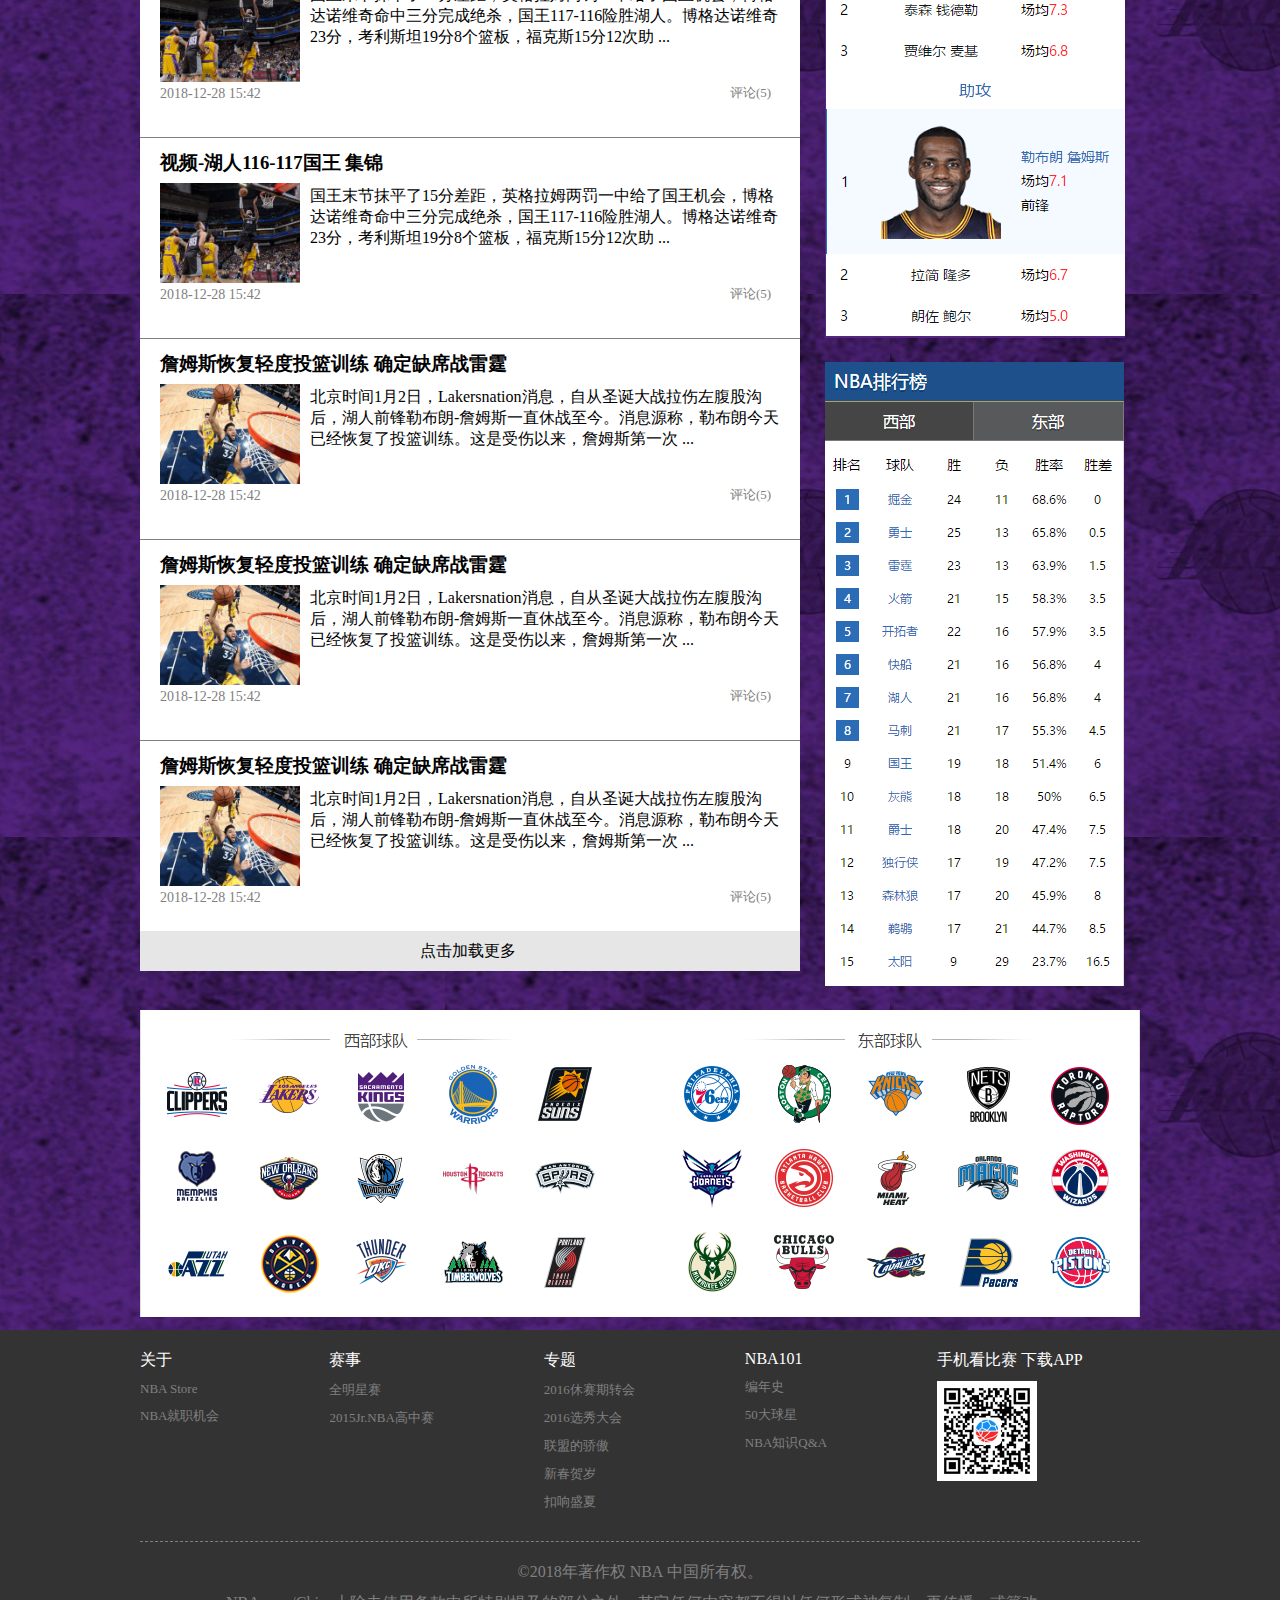
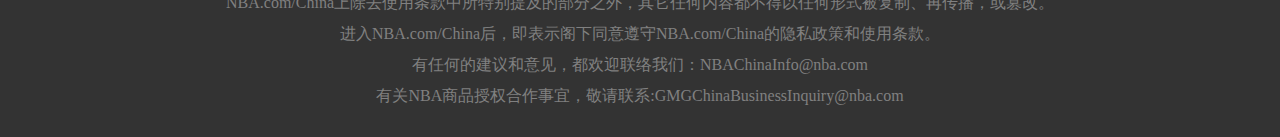
<file: 新闻.html>
<!DOCTYPE html>
<html>
	<head>
		<meta charset="UTF-8">
		<title>洛杉矶湖人队-NBA中国官方网站</title>
		<link type="text/css" href="css/公共.css" rel="stylesheet" />
		<link type="text/css" href="css/首页.css" rel="stylesheet"/>
		<link type="text/css" href="css/视频.css" rel="stylesheet" />
		<link type="text/css" href="css/一键回顶.css" rel="stylesheet" />
	</head>
	<body>
		<div id="a">
		<!--
        	作者：zzh
        	时间：2018-12-26
        	描述：顶部
        -->
			<div id="a1">
				<div id="head">
					<div id="t1">
						<ul>
						<li id="head1"><img src="img/QQ截图20181225091622.jpg"width="15px"><a href="">NBA中国官方网站</a></li>
						<li id="head2"><a href=""><img src="img/微博.jpg" width="27px"/><span>洛杉矶湖人队官方微博</span></a></li>
						</ul>
					</div>
					<div id="t2">
						<img src="img/湖人.jpg" width="360px"/>
						<div id="t21">
							<ul class="t22">
			                    <li><span>主教练</span></li>
			                    <li><span>分区</span></li>
			                    <li><span>球馆</span></li>
		                	</ul>
		                	<ul id="t23">
			                    <li><span>卢克·沃顿</span></li>
			                    <li><span>西部|太平洋分区</span></li>
			                    <li><span>斯台普斯中心</span></li>
		                	</ul>
						</div>
					</div>
				</div>
			</div>
			<!--
            	作者：zzh
            	时间：2018-12-26
            	描述：导航栏
            -->
			<div id="daohang">
				<ul>
					<li class="dh1"><a href="首页.html">首页</a></li>
					<li class="dh1"><a href="视频.html">视频</a></li>
					<li class="dh1"><a href="新闻.html">新闻</a></li>
					<li class="dh1"><a href="赛程.html">赛程</a></li>
					<li class="dh1"><a href="图片.html">图片</a></li>
					<li class="dh1"><input type="button"value="商城" onclick="alert('请前往https://www.nbastore.cn/ShopByTeam-Western-LosAngelesLakers/category.htm')" /></li>
				</ul>
				<script>
					var ul=document.getElementById("a");
				  	var c=ul.getElementsByTagName("a");
				  	for(var i=0;i<c.length;i++){
				  		c[i].onmouseover=function(e){
				  			this.style.fontSize="28px";
				  			this.style.backgroundColor="#552582";
				  		    this.style.color="white";
				  		}
				  		c[i].onmouseout=function(e){
				  			this.style.fontSize="19px";
				  			this.style.backgroundColor="#552582";
				  			this.style.color="white";
				  		}
				  	}
	  			</script>
			</div>
			
            <div id="zhong">
                
            	<div id="zz">
            		<div id="zz1">
	            		<h2 style="font-weight: normal;font-size: 18px;text-indent: 0.5em;">全部新闻</h2>
	        
		            	<div class="z1">
		            		<a href="https://nbachina.qq.com/a/20190102/000612.htm" target="_blank"><h3>菲兹戴尔：像赢得“超级碗”一样庆祝胜利</h3>
		            		<dl class="dll">
		            			<dt class="dtt"><img src="img/149708603.jpg" width="140px"><p>2018-12-28 15:42</p></dt>
		            			<dd class="ddd"><p>北京时间1月5日，纽约尼克斯客场119-112击败洛杉矶湖人队。尼克斯队本场比赛7人得分上双，球队也终结了8连败的尴尬。赛后，球队的老板詹姆斯-多兰也来到更衣室与球员和教练们共同
            ...</p><p class="ddd1">评论(5)</p></dd>
		            		</dl></a>
		            	</div>
		            	<div class="z1">
		            		<a href="https://nbachina.qq.com/a/20181231/006804.htm" target="_blank"><h3>引领12-0高潮 沃顿：莺歌打出了最全面表现</h3>
		            		<dl class="dll">
		            			<dt class="dtt"><img src="img/t3.jpg" width="140px"><p>2018-12-28 15:42</p></dt>
		            			<dd class="ddd"><p>今天是勒布朗-詹姆斯34岁生日，湖人队的球员用一场逆转复仇为他送上了大礼，这是自从他腹股沟拉伤缺阵以来，湖人赢得第一场比赛。詹姆斯在比赛开始几分钟之后才进场，他收到了主场球迷的热
            ...</p><p class="ddd1">评论(5)</p></dd>
		            		</dl></a>
		            	</div>
		            	<div class="z1">
		            		<a href="https://nbachina.qq.com/a/20181231/006804.htm" target="_blank"><h3>视频-湖人vs国王五佳球 博格达诺维奇绝杀</h3>
		            		<dl class="dll">
		            			<dt class="dtt"><img src="img/视频3.jpg" width="140px"><p>2018-12-28 15:42</p></dt>
		            			<dd class="ddd"><p></p><p class="ddd1">评论(5)</p></dd>
		            		</dl></a>
		            	</div>
		            	<div class="z1">
		            		<a href="https://nbachina.qq.com/a/20181228/009053.htm" target="_blank"><h3>视频-湖人116-117国王 集锦</h3>
		            		<dl class="dll">
		            			<dt class="dtt"><img src="img/视频1.jpg" width="140px"><p>2018-12-28 15:42</p></dt>
		            			<dd class="ddd"><p>国王末节抹平了15分差距，英格拉姆两罚一中给了国王机会，博格达诺维奇命中三分完成绝杀，国王117-116险胜湖人。博格达诺维奇23分，考利斯坦19分8个篮板，福克斯15分12次助
		            		...</p><p class="ddd1">评论(5)</p></dd>
		            		</dl></a>
		            	</div>
		            	
		            	
		            	<div class="z1">
		            		<a href=""><h3>视频-湖人116-117国王 集锦</h3>
		            		<dl class="dll">
		            			<dt class="dtt"><img src="img/视频1.jpg" width="140px"><p>2018-12-28 15:42</p></dt>
		            			<dd class="ddd"><p>国王末节抹平了15分差距，英格拉姆两罚一中给了国王机会，博格达诺维奇命中三分完成绝杀，国王117-116险胜湖人。博格达诺维奇23分，考利斯坦19分8个篮板，福克斯15分12次助
		            		...</p><p class="ddd1">评论(5)</p></dd>
		            		</dl></a>
		            	</div>
		            	
		            	<div class="z1">
		            		<a href=""><h3>视频-湖人116-117国王 集锦</h3>
		            		<dl class="dll">
		            			<dt class="dtt"><img src="img/视频1.jpg" width="140px"><p>2018-12-28 15:42</p></dt>
		            			<dd class="ddd"><p>国王末节抹平了15分差距，英格拉姆两罚一中给了国王机会，博格达诺维奇命中三分完成绝杀，国王117-116险胜湖人。博格达诺维奇23分，考利斯坦19分8个篮板，福克斯15分12次助
		            		...</p><p class="ddd1">评论(5)</p></dd>
		            		</dl></a>
		            	</div>
		            	
		            	<div class="z1">
		            		<a href=""><h3>视频-湖人116-117国王 集锦</h3>
		            		<dl class="dll">
		            			<dt class="dtt"><img src="img/视频1.jpg" width="140px"><p>2018-12-28 15:42</p></dt>
		            			<dd class="ddd"><p>国王末节抹平了15分差距，英格拉姆两罚一中给了国王机会，博格达诺维奇命中三分完成绝杀，国王117-116险胜湖人。博格达诺维奇23分，考利斯坦19分8个篮板，福克斯15分12次助
		            		...</p><p class="ddd1">评论(5)</p></dd>
		            		</dl></a>
		            	</div>
		            	
		            	<div class="z1">
		            		<a href=""><h3>视频-湖人116-117国王 集锦</h3>
		            		<dl class="dll">
		            			<dt class="dtt"><img src="img/视频1.jpg" width="140px"><p>2018-12-28 15:42</p></dt>
		            			<dd class="ddd"><p>国王末节抹平了15分差距，英格拉姆两罚一中给了国王机会，博格达诺维奇命中三分完成绝杀，国王117-116险胜湖人。博格达诺维奇23分，考利斯坦19分8个篮板，福克斯15分12次助
		            		...</p><p class="ddd1">评论(5)</p></dd>
		            		</dl></a>
		            	</div>
		            	<div class="z1">
		            		<a href="https://nbachina.qq.com/a/20190102/000612.htm" target="_blank"><h3>詹姆斯恢复轻度投篮训练 确定缺席战雷霆</h3>
		            		<dl class="dll">
		            			<dt class="dtt"><img src="img/t2.jpg" width="140px"><p>2018-12-28 15:42</p></dt>
		            			<dd class="ddd"><p>北京时间1月2日，Lakersnation消息，自从圣诞大战拉伤左腹股沟后，湖人前锋勒布朗-詹姆斯一直休战至今。消息源称，勒布朗今天已经恢复了投篮训练。这是受伤以来，詹姆斯第一次
            ...</p><p class="ddd1">评论(5)</p></dd>
		            		</dl></a>
		            	</div>
		            	<div class="z1">
		            		<a href="https://nbachina.qq.com/a/20190102/000612.htm" target="_blank"><h3>詹姆斯恢复轻度投篮训练 确定缺席战雷霆</h3>
		            		<dl class="dll">
		            			<dt class="dtt"><img src="img/t2.jpg" width="140px"><p>2018-12-28 15:42</p></dt>
		            			<dd class="ddd"><p>北京时间1月2日，Lakersnation消息，自从圣诞大战拉伤左腹股沟后，湖人前锋勒布朗-詹姆斯一直休战至今。消息源称，勒布朗今天已经恢复了投篮训练。这是受伤以来，詹姆斯第一次
            ...</p><p class="ddd1">评论(5)</p></dd>
		            		</dl></a>
		            	</div>
		            	<div class="z1">
		            		<a href="https://nbachina.qq.com/a/20190102/000612.htm" target="_blank"><h3>詹姆斯恢复轻度投篮训练 确定缺席战雷霆</h3>
		            		<dl class="dll">
		            			<dt class="dtt"><img src="img/t2.jpg" width="140px"><p>2018-12-28 15:42</p></dt>
		            			<dd class="ddd"><p>北京时间1月2日，Lakersnation消息，自从圣诞大战拉伤左腹股沟后，湖人前锋勒布朗-詹姆斯一直休战至今。消息源称，勒布朗今天已经恢复了投篮训练。这是受伤以来，詹姆斯第一次
            ...</p><p class="ddd1">评论(5)</p></dd>
		            		</dl></a>
		            	</div>
		            	<div id="z2">
		            		<a href=""><p>点击加载更多</p></a>
		            	</div>
            		</div>
            		<div class="zz2"><img src="img/赛程.jpg" /></div>
            		<img class="t1" src="img/截图1.jpg"/>
            		<img class="t1" src="img/截图2.jpg"/>
            		<img class="t1" src="img/截图3.jpg" />
            	</div>
<script>
     window.onload = function(){
	  var oTop = document.getElementById("to_top");
	  var screenw = document.documentElement.clientWidth || document.body.clientWidth;
	  var screenh = document.documentElement.clientHeight || document.body.clientHeight;
	  oTop.style.left = screenw - oTop.offsetWidth +"px";
	  oTop.style.top = screenh - oTop.offsetHeight + "px";
	  window.onscroll = function(){
	    var scrolltop = document.documentElement.scrollTop || document.body.scrollTop;
	    oTop.style.top = screenh - oTop.offsetHeight + scrolltop +"px";
	  }
	  oTop.onclick = function(){
	    document.documentElement.scrollTop = document.body.scrollTop =0;
	  }
	}  

</script><div id="to_top">返回顶部</div>
            <!--
            	作者：zzh
            	时间：2018-12-26
            	描述：底部图片
            -->
            	<div id="tp">
            		<img src="img/球队.jpg" />
            	</div>
            </div>
            <!--
            	作者：zzh
            	时间：2018-12-28
            	描述：底部文字
            -->
            <div id="dibu">
            	<div id="db">
            		<div class="d1">
            			<span>关于</span>
            			<p><a href="https://www.nbastore.cn/" target="_blank">NBA Store</a></p>
            			<p><a href="https://careers.nba.com/" target="_blank">NBA就职机会</a></p>
            		</div>
            		<div class="d1">
            			<span>赛事</span>
            			<p><a href="https://china.nba.com/allstar/" target="_blank">全明星赛</a></p>
            			<p><a href="https://china.nba.com/jrnba/index.htm" target="_blank">2015Jr.NBA高中赛</a></p>
            		</div>
            		<div class="d1">
            			<span>专题</span>
            			<p><a href="">2016休赛期转会</a></p>
            			<p><a href="">2016选秀大会</a></p>
            			<p><a href="">联盟的骄傲</a></p>
            			<p><a href="">新春贺岁</a></p>
            			<p><a href="">扣响盛夏</a></p>
            		</div>
            		<div class="d1">
            			<span>NBA101</span>
            			<p><a href="">编年史</a></p>
            			<p><a href="">50大球星</a></p>
            			<p><a href="">NBA知识Q&A</a></p>
            		</div>
            		<div class="d2">
            			<span>手机看比赛   下载APP</span>
            			<p><img src="img/二维码.jpg" width="100px"/></p>
            		</div>
            	</div>
            	<div id="dd">
            		<p>©2018年著作权 NBA 中国所有权。</p>
            		<p>NBA.com/China上除去使用条款中所特别提及的部分之外，其它任何内容都不得以任何形式被复制、再传播，或篡改。</p>
            		<p>进入NBA.com/China后，即表示阁下同意遵守NBA.com/China的隐私政策和使用条款。</p>
            		<p>有任何的建议和意见，都欢迎联络我们：NBAChinaInfo@nba.com</p>
            		<p>有关NBA商品授权合作事宜，敬请联系:GMGChinaBusinessInquiry@nba.com</p>
            	</div>
            </div>
		</div>
	</body>
</html>
</file>
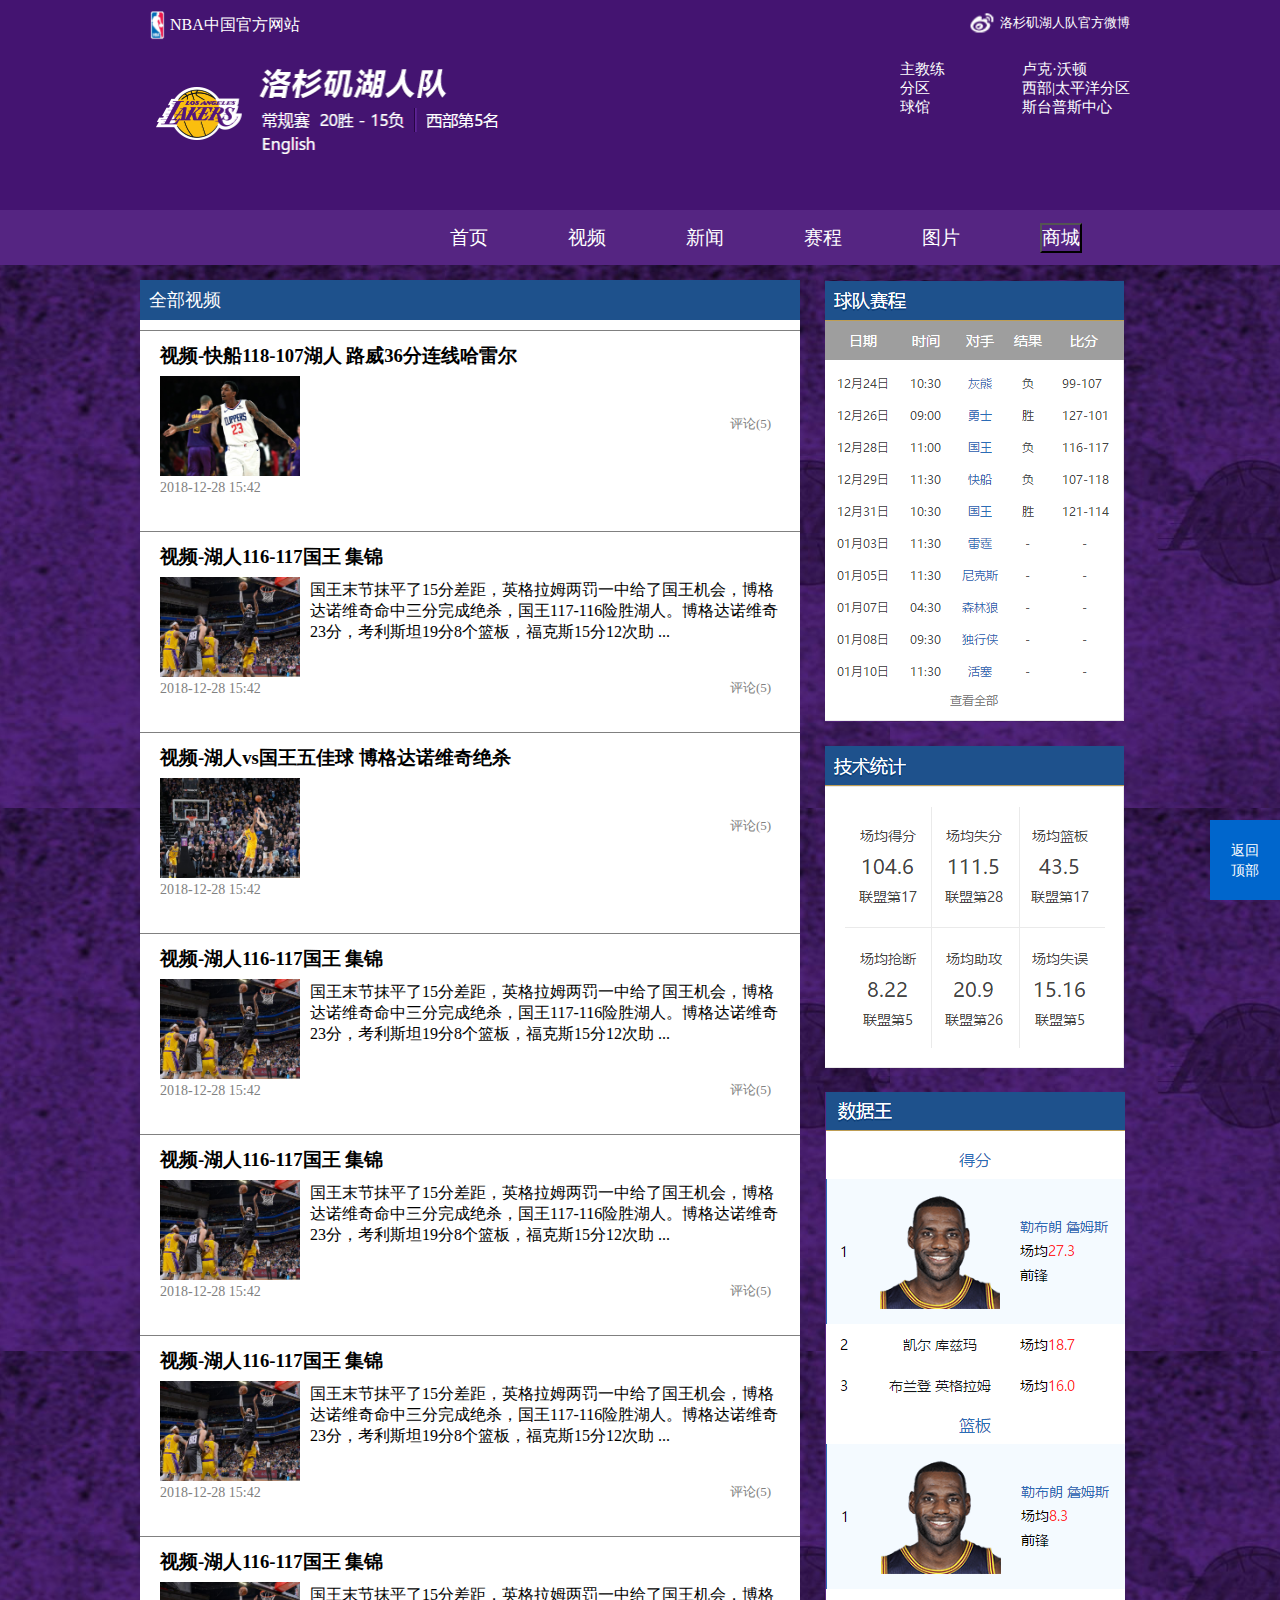
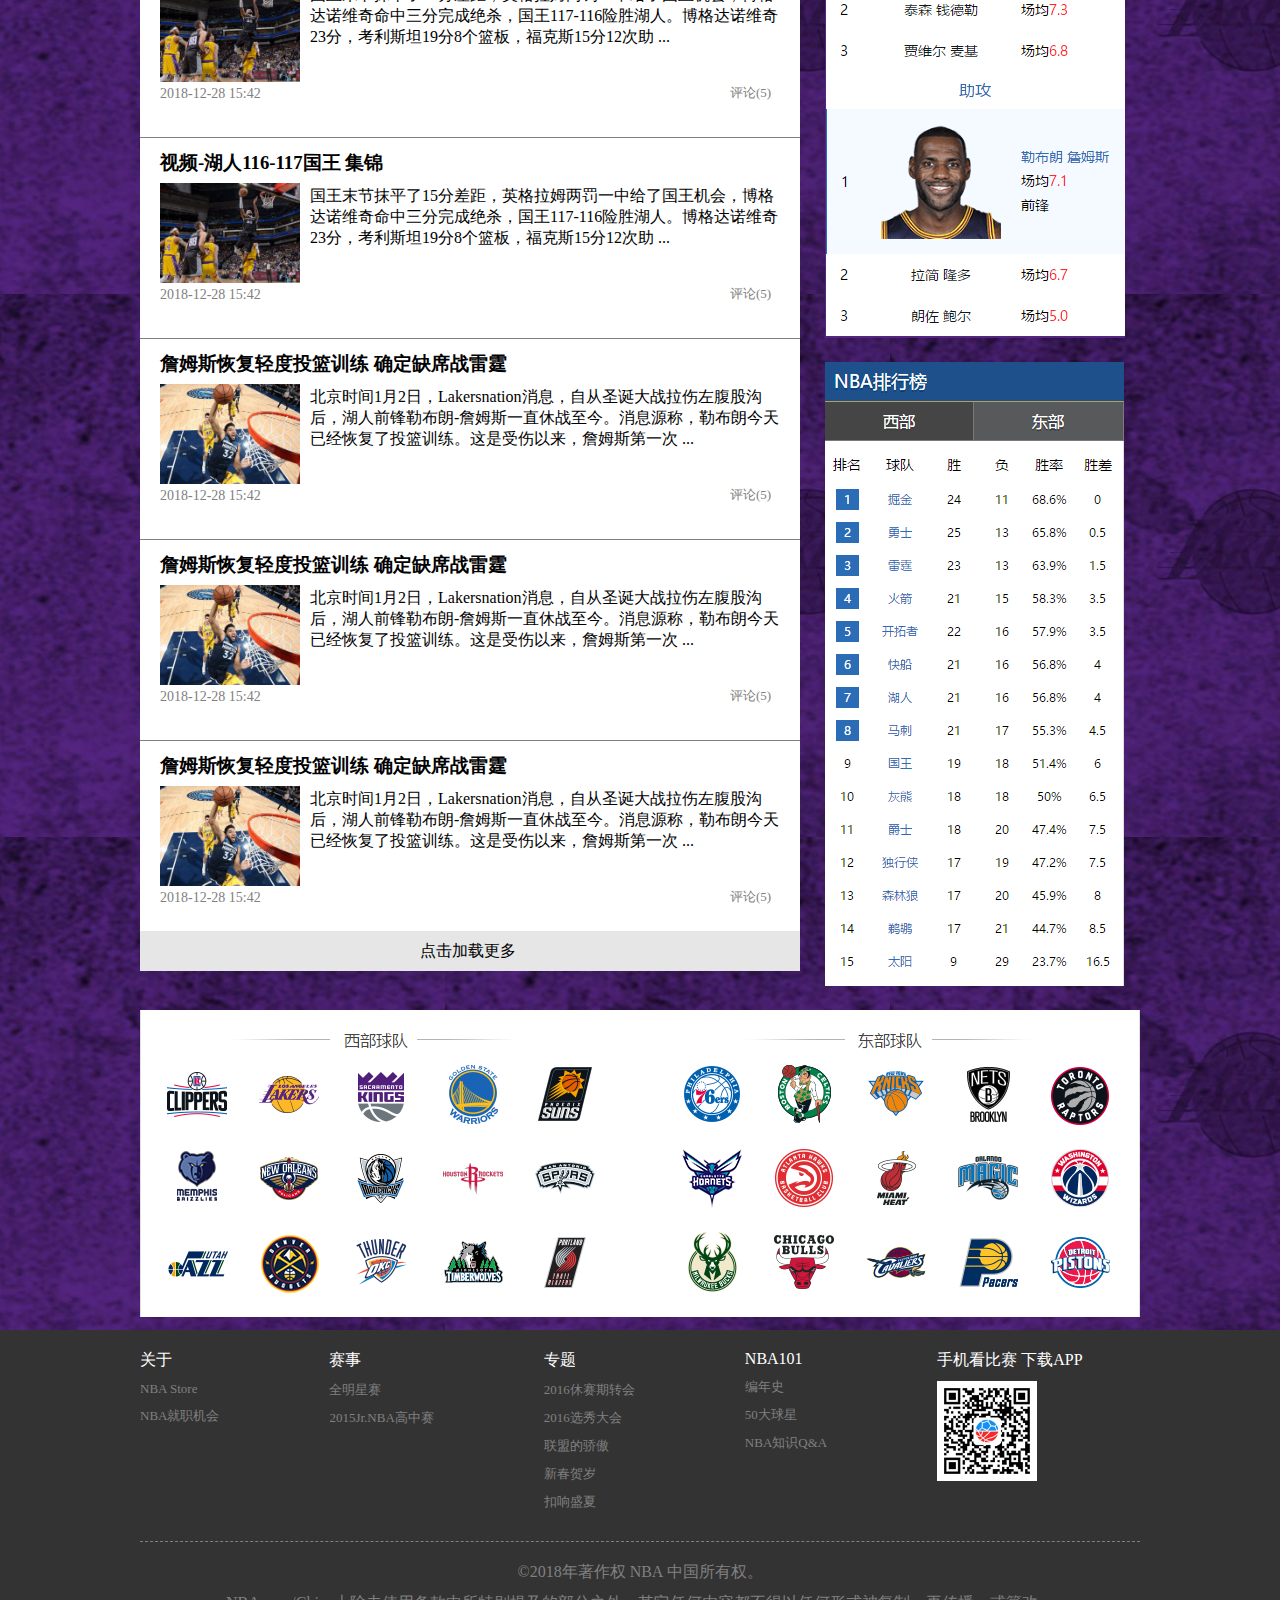
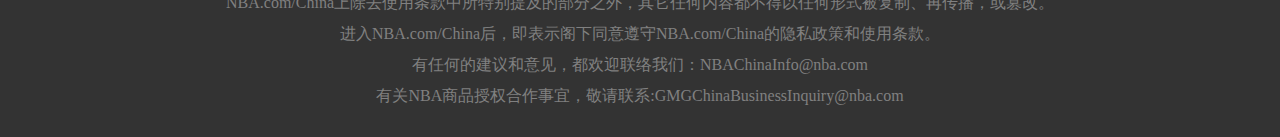
<file: 视频.html>
<!DOCTYPE html>
<html>
	<head>
		<meta charset="UTF-8">
		<title>洛杉矶湖人队-NBA中国官方网站</title>
		<link type="text/css" href="css/公共.css" rel="stylesheet" />
		<link type="text/css" href="css/首页.css" rel="stylesheet"/>
		<link type="text/css" href="css/视频.css" rel="stylesheet" />
		<link type="text/css" href="css/一键回顶.css" rel="stylesheet" />
	</head>
	<body>
		<div id="a">
		<!--
        	作者：zzh
        	时间：2018-12-26
        	描述：顶部
        -->
			<div id="a1">
				<div id="head">
					<div id="t1">
						<ul>
						<li id="head1"><img src="img/QQ截图20181225091622.jpg"width="15px"><a href="">NBA中国官方网站</a></li>
						<li id="head2"><a href=""><img src="img/微博.jpg" width="27px"/><span>洛杉矶湖人队官方微博</span></a></li>
						</ul>
					</div>
					<div id="t2">
						<img src="img/湖人.jpg" width="360px"/>
						<div id="t21">
							<ul class="t22">
			                    <li><span>主教练</span></li>
			                    <li><span>分区</span></li>
			                    <li><span>球馆</span></li>
		                	</ul>
		                	<ul id="t23">
			                    <li><span>卢克·沃顿</span></li>
			                    <li><span>西部|太平洋分区</span></li>
			                    <li><span>斯台普斯中心</span></li>
		                	</ul>
						</div>
					</div>
				</div>
			</div>
			<!--
            	作者：zzh
            	时间：2018-12-26
            	描述：导航栏
            -->
			<div id="daohang">
				<ul>
					<li class="dh1"><a href="首页.html">首页</a></li>
					<li class="dh1"><a href="视频.html">视频</a></li>
					<li class="dh1"><a href="新闻.html">新闻</a></li>
					<li class="dh1"><a href="赛程.html">赛程</a></li>
					<li class="dh1"><a href="图片.html">图片</a></li>
					<li class="dh1"><input type="button"value="商城" onclick="alert('请前往https://www.nbastore.cn/ShopByTeam-Western-LosAngelesLakers/category.htm')" /></li>
				</ul>
				<script>
					var ul=document.getElementById("a");
				  	var c=ul.getElementsByTagName("a");
				  	for(var i=0;i<c.length;i++){
				  		c[i].onmouseover=function(e){
				  			this.style.fontSize="28px";
				  			this.style.backgroundColor="#552582";
				  		    this.style.color="white";
				  		}
				  		c[i].onmouseout=function(e){
				  			this.style.fontSize="19px";
				  			this.style.backgroundColor="#552582";
				  			this.style.color="white";
				  		}
				  	}
	  			</script>
			</div>
			
            <div id="zhong">
                
            	<div id="zz">
            		<div id="zz1">
	            		<h2 style="font-weight: normal;font-size: 18px;text-indent: 0.5em;">全部视频</h2>
	        
		            	<div class="z1">
		            		<a href="https://nbachina.qq.com/a/20181229/009367.htm" target="_blank"><h3>视频-快船118-107湖人 路威36分连线哈雷尔</h3>
		            		<dl class="dll">
		            			<dt class="dtt"><img src="img/视频2.jpg" width="140px"><p>2018-12-28 15:42</p></dt>
		            			<dd class="ddd"><p></p><p class="ddd1">评论(5)</p></dd>
		            		</dl></a>
		            	</div>
		            	<div class="z1">
		            		<a href="https://nbachina.qq.com/a/20181228/009053.htm" target="_blank"><h3>视频-湖人116-117国王 集锦</h3>
		            		<dl class="dll">
		            			<dt class="dtt"><img src="img/视频1.jpg" width="140px"><p>2018-12-28 15:42</p></dt>
		            			<dd class="ddd"><p>国王末节抹平了15分差距，英格拉姆两罚一中给了国王机会，博格达诺维奇命中三分完成绝杀，国王117-116险胜湖人。博格达诺维奇23分，考利斯坦19分8个篮板，福克斯15分12次助
		            		...</p><p class="ddd1">评论(5)</p></dd>
		            		</dl></a>
		            	</div>
		            	<div class="z1">
		            		<a href="https://nbachina.qq.com/a/20181231/006804.htm" target="_blank"><h3>视频-湖人vs国王五佳球 博格达诺维奇绝杀</h3>
		            		<dl class="dll">
		            			<dt class="dtt"><img src="img/视频3.jpg" width="140px"><p>2018-12-28 15:42</p></dt>
		            			<dd class="ddd"><p></p><p class="ddd1">评论(5)</p></dd>
		            		</dl></a>
		            	</div>
		            	<div class="z1">
		            		<a href="https://nbachina.qq.com/a/20181228/009053.htm" target="_blank"><h3>视频-湖人116-117国王 集锦</h3>
		            		<dl class="dll">
		            			<dt class="dtt"><img src="img/视频1.jpg" width="140px"><p>2018-12-28 15:42</p></dt>
		            			<dd class="ddd"><p>国王末节抹平了15分差距，英格拉姆两罚一中给了国王机会，博格达诺维奇命中三分完成绝杀，国王117-116险胜湖人。博格达诺维奇23分，考利斯坦19分8个篮板，福克斯15分12次助
		            		...</p><p class="ddd1">评论(5)</p></dd>
		            		</dl></a>
		            	</div>
		            	
		            	
		            	<div class="z1">
		            		<a href=""><h3>视频-湖人116-117国王 集锦</h3>
		            		<dl class="dll">
		            			<dt class="dtt"><img src="img/视频1.jpg" width="140px"><p>2018-12-28 15:42</p></dt>
		            			<dd class="ddd"><p>国王末节抹平了15分差距，英格拉姆两罚一中给了国王机会，博格达诺维奇命中三分完成绝杀，国王117-116险胜湖人。博格达诺维奇23分，考利斯坦19分8个篮板，福克斯15分12次助
		            		...</p><p class="ddd1">评论(5)</p></dd>
		            		</dl></a>
		            	</div>
		            	
		            	<div class="z1">
		            		<a href=""><h3>视频-湖人116-117国王 集锦</h3>
		            		<dl class="dll">
		            			<dt class="dtt"><img src="img/视频1.jpg" width="140px"><p>2018-12-28 15:42</p></dt>
		            			<dd class="ddd"><p>国王末节抹平了15分差距，英格拉姆两罚一中给了国王机会，博格达诺维奇命中三分完成绝杀，国王117-116险胜湖人。博格达诺维奇23分，考利斯坦19分8个篮板，福克斯15分12次助
		            		...</p><p class="ddd1">评论(5)</p></dd>
		            		</dl></a>
		            	</div>
		            	
		            	<div class="z1">
		            		<a href=""><h3>视频-湖人116-117国王 集锦</h3>
		            		<dl class="dll">
		            			<dt class="dtt"><img src="img/视频1.jpg" width="140px"><p>2018-12-28 15:42</p></dt>
		            			<dd class="ddd"><p>国王末节抹平了15分差距，英格拉姆两罚一中给了国王机会，博格达诺维奇命中三分完成绝杀，国王117-116险胜湖人。博格达诺维奇23分，考利斯坦19分8个篮板，福克斯15分12次助
		            		...</p><p class="ddd1">评论(5)</p></dd>
		            		</dl></a>
		            	</div>
		            	
		            	<div class="z1">
		            		<a href=""><h3>视频-湖人116-117国王 集锦</h3>
		            		<dl class="dll">
		            			<dt class="dtt"><img src="img/视频1.jpg" width="140px"><p>2018-12-28 15:42</p></dt>
		            			<dd class="ddd"><p>国王末节抹平了15分差距，英格拉姆两罚一中给了国王机会，博格达诺维奇命中三分完成绝杀，国王117-116险胜湖人。博格达诺维奇23分，考利斯坦19分8个篮板，福克斯15分12次助
		            		...</p><p class="ddd1">评论(5)</p></dd>
		            		</dl></a>
		            	</div>
		            	<div class="z1">
		            		<a href="https://nbachina.qq.com/a/20190102/000612.htm" target="_blank"><h3>詹姆斯恢复轻度投篮训练 确定缺席战雷霆</h3>
		            		<dl class="dll">
		            			<dt class="dtt"><img src="img/t2.jpg" width="140px"><p>2018-12-28 15:42</p></dt>
		            			<dd class="ddd"><p>北京时间1月2日，Lakersnation消息，自从圣诞大战拉伤左腹股沟后，湖人前锋勒布朗-詹姆斯一直休战至今。消息源称，勒布朗今天已经恢复了投篮训练。这是受伤以来，詹姆斯第一次
            ...</p><p class="ddd1">评论(5)</p></dd>
		            		</dl></a>
		            	</div>
		            	<div class="z1">
		            		<a href="https://nbachina.qq.com/a/20190102/000612.htm" target="_blank"><h3>詹姆斯恢复轻度投篮训练 确定缺席战雷霆</h3>
		            		<dl class="dll">
		            			<dt class="dtt"><img src="img/t2.jpg" width="140px"><p>2018-12-28 15:42</p></dt>
		            			<dd class="ddd"><p>北京时间1月2日，Lakersnation消息，自从圣诞大战拉伤左腹股沟后，湖人前锋勒布朗-詹姆斯一直休战至今。消息源称，勒布朗今天已经恢复了投篮训练。这是受伤以来，詹姆斯第一次
            ...</p><p class="ddd1">评论(5)</p></dd>
		            		</dl></a>
		            	</div>
		            	<div class="z1">
		            		<a href="https://nbachina.qq.com/a/20190102/000612.htm" target="_blank"><h3>詹姆斯恢复轻度投篮训练 确定缺席战雷霆</h3>
		            		<dl class="dll">
		            			<dt class="dtt"><img src="img/t2.jpg" width="140px"><p>2018-12-28 15:42</p></dt>
		            			<dd class="ddd"><p>北京时间1月2日，Lakersnation消息，自从圣诞大战拉伤左腹股沟后，湖人前锋勒布朗-詹姆斯一直休战至今。消息源称，勒布朗今天已经恢复了投篮训练。这是受伤以来，詹姆斯第一次
            ...</p><p class="ddd1">评论(5)</p></dd>
		            		</dl></a>
		            	</div>
		            	<div id="z2">
		            		<a href=""><p>点击加载更多</p></a>
		            	</div>
            		</div>
            		<div class="zz2"><img src="img/赛程.jpg" /></div>
            		<img class="t1" src="img/截图1.jpg"/>
            		<img class="t1" src="img/截图2.jpg"/>
            		<img class="t1" src="img/截图3.jpg"/>
            	</div>
<script>
     window.onload = function(){
	  var oTop = document.getElementById("to_top");
	  var screenw = document.documentElement.clientWidth || document.body.clientWidth;
	  var screenh = document.documentElement.clientHeight || document.body.clientHeight;
	  oTop.style.left = screenw - oTop.offsetWidth +"px";
	  oTop.style.top = screenh - oTop.offsetHeight + "px";
	  window.onscroll = function(){
	    var scrolltop = document.documentElement.scrollTop || document.body.scrollTop;
	    oTop.style.top = screenh - oTop.offsetHeight + scrolltop +"px";
	  }
	  oTop.onclick = function(){
	    document.documentElement.scrollTop = document.body.scrollTop =0;
	  }
	}  

</script><div id="to_top">返回顶部</div>
            <!--
            	作者：zzh
            	时间：2018-12-26
            	描述：底部图片
            -->
            	<div id="tp">
            		<img src="img/球队.jpg" />
            	</div>
            </div>
            <!--
            	作者：zzh
            	时间：2018-12-28
            	描述：底部文字
            -->
            <div id="dibu">
            	<div id="db">
            		<div class="d1">
            			<span>关于</span>
            			<p><a href="https://www.nbastore.cn/" target="_blank">NBA Store</a></p>
            			<p><a href="https://careers.nba.com/" target="_blank">NBA就职机会</a></p>
            		</div>
            		<div class="d1">
            			<span>赛事</span>
            			<p><a href="https://china.nba.com/allstar/" target="_blank">全明星赛</a></p>
            			<p><a href="https://china.nba.com/jrnba/index.htm" target="_blank">2015Jr.NBA高中赛</a></p>
            		</div>
            		<div class="d1">
            			<span>专题</span>
            			<p><a href="">2016休赛期转会</a></p>
            			<p><a href="">2016选秀大会</a></p>
            			<p><a href="">联盟的骄傲</a></p>
            			<p><a href="">新春贺岁</a></p>
            			<p><a href="">扣响盛夏</a></p>
            		</div>
            		<div class="d1">
            			<span>NBA101</span>
            			<p><a href="">编年史</a></p>
            			<p><a href="">50大球星</a></p>
            			<p><a href="">NBA知识Q&A</a></p>
            		</div>
            		<div class="d2">
            			<span>手机看比赛   下载APP</span>
            			<p><img src="img/二维码.jpg" width="100px"/></p>
            		</div>
            	</div>
            	<div id="dd">
            		<p>©2018年著作权 NBA 中国所有权。</p>
            		<p>NBA.com/China上除去使用条款中所特别提及的部分之外，其它任何内容都不得以任何形式被复制、再传播，或篡改。</p>
            		<p>进入NBA.com/China后，即表示阁下同意遵守NBA.com/China的隐私政策和使用条款。</p>
            		<p>有任何的建议和意见，都欢迎联络我们：NBAChinaInfo@nba.com</p>
            		<p>有关NBA商品授权合作事宜，敬请联系:GMGChinaBusinessInquiry@nba.com</p>
            	</div>
            </div>
		</div>
	</body>
</html>
</file>
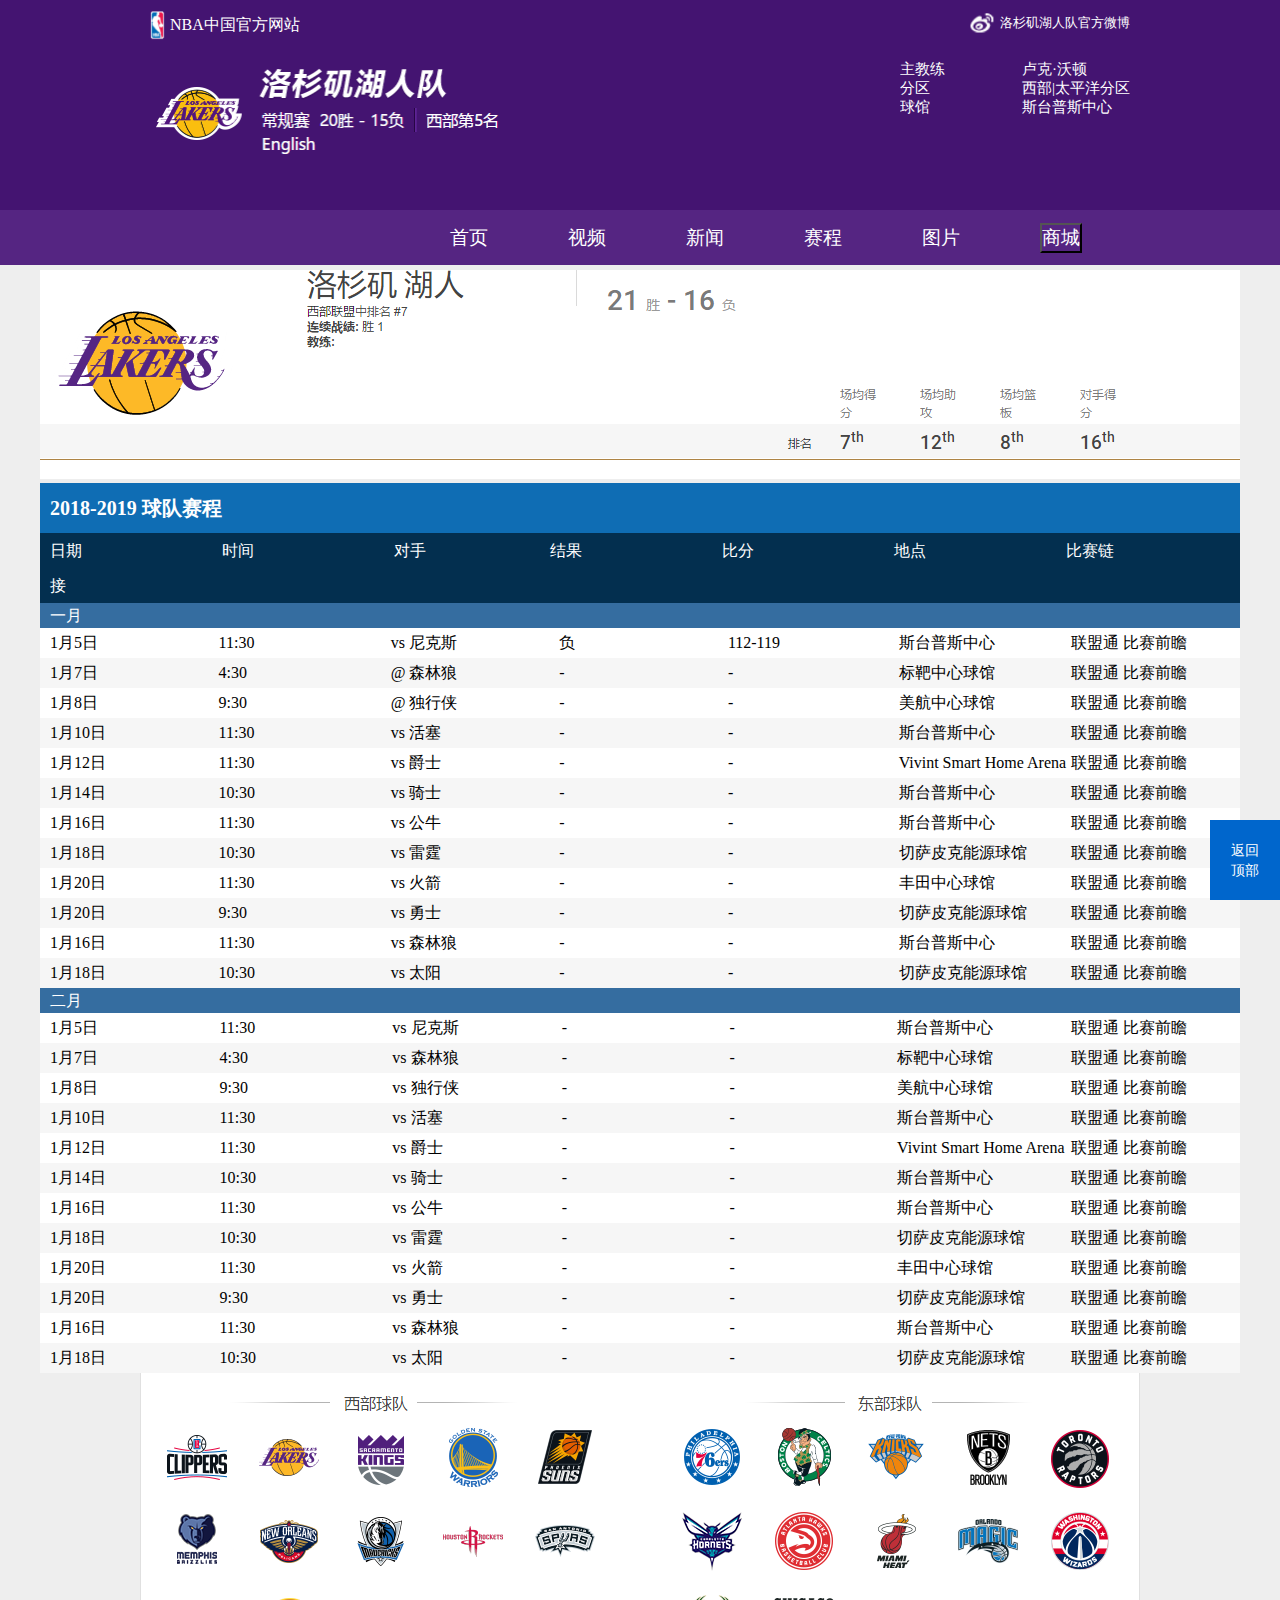
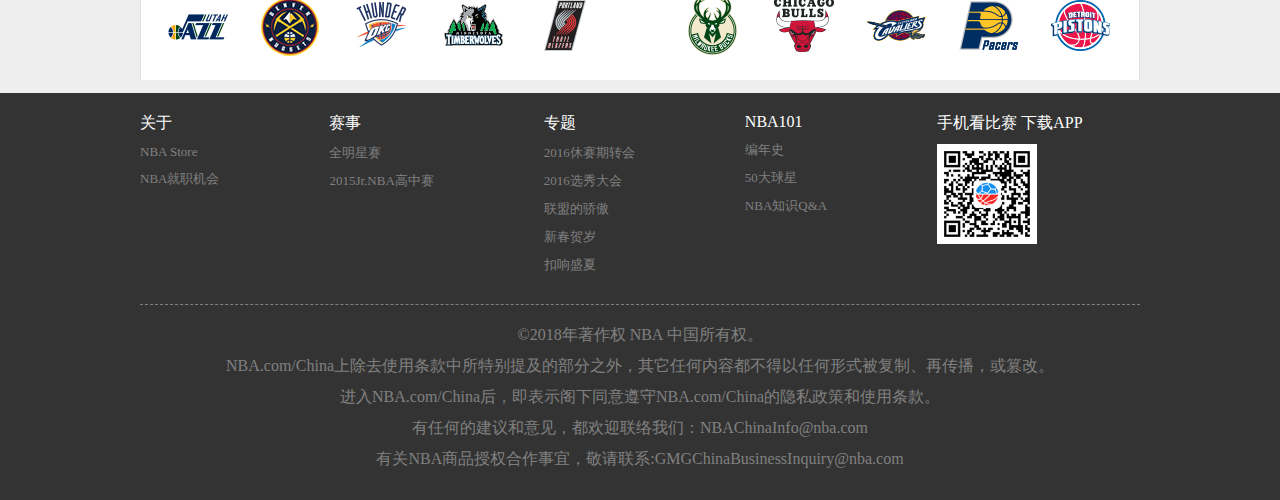
<file: 赛程.html>
<!DOCTYPE html>
<html>
	<head>
		<meta charset="UTF-8">
		<title>洛杉矶湖人队-NBA中国官方网站</title>
		<link type="text/css" href="css/公共.css" rel="stylesheet" />
		<link type="text/css" href="css/赛程.css" rel="stylesheet" />
		<link rel="stylesheet" href="css/一键回顶.css" />
	</head>
	<body>
		<div id="a">
		<!--
        	作者：zzh
        	时间：2018-12-26
        	描述：顶部
        -->
			<div id="a1">
				<div id="head">
					<div id="t1">
						<ul>
						<li id="head1"><img src="img/QQ截图20181225091622.jpg"width="15px"><a href="">NBA中国官方网站</a></li>
						<li id="head2"><a href=""><img src="img/微博.jpg" width="27px"/><span>洛杉矶湖人队官方微博</span></a></li>
						</ul>
					</div>
					<div id="t2">
						<img src="img/湖人.jpg" width="360px"/>
						<div id="t21">
							<ul class="t22">
			                    <li><span>主教练</span></li>
			                    <li><span>分区</span></li>
			                    <li><span>球馆</span></li>
		                	</ul>
		                	<ul id="t23">
			                    <li><span>卢克·沃顿</span></li>
			                    <li><span>西部|太平洋分区</span></li>
			                    <li><span>斯台普斯中心</span></li>
		                	</ul>
						</div>
					</div>
				</div>
			</div>
			<!--
            	作者：zzh
            	时间：2018-12-26
            	描述：导航栏
            -->
			<div id="daohang">
				<ul>
					<li class="dh1"><a href="首页.html">首页</a></li>
					<li class="dh1"><a href="视频.html">视频</a></li>
					<li class="dh1"><a href="新闻.html">新闻</a></li>
					<li class="dh1"><a href="赛程.html">赛程</a></li>
					<li class="dh1"><a href="图片.html">图片</a></li>
					<li class="dh1"><input type="button"value="商城" onclick="alert('请前往https://www.nbastore.cn/ShopByTeam-Western-LosAngelesLakers/category.htm')" /></li>
				</ul>
				<!--
                	作者：zzh
                	时间：2019-01-04
                	描述：字体放大
                -->
				<script>
					var ul=document.getElementById("a");
				  	var c=ul.getElementsByTagName("a");
				  	for(var i=0;i<c.length;i++){
				  		c[i].onmouseover=function(e){
				  			this.style.fontSize="30px";
				  			this.style.backgroundColor="#552582";
				  		    this.style.color="white";
				  		}
				  		c[i].onmouseout=function(e){
				  			this.style.fontSize="19px";
				  			this.style.backgroundColor="#552582";
				  			this.style.color="white";
				  		}
				  	}
	  			</script>

			</div>
			
            <div id="zhong">
            	<div id="ss">
            	<div id="sc">
	            	<img src="img/赛程1.jpg" />
	            	<div id="h1">2018-2019 球队赛程</div>
	            	<div id="h2"><span style="margin-right: 140px;">日期</span><span style="margin-right: 140px;">时间</span><span style="margin-right: 120px;">对手</span>
	            		<span style="margin-right: 140px;">结果</span><span style="margin-right: 140px;">比分</span><span style="margin-right: 140px;">地点</span><span style="margin-right: 140px;">比赛链接</span></div>
	            	<div class="h3">一月</div>
	            	<table cellspacing="0"   cellpadding="0"   border="0">
	            		<tr class="pp">
	            			<td style="padding-left: 10px;">1月5日</td><td>11:30</td><td>vs 尼克斯</td><td>负</td><td>112-119</td><td>斯台普斯中心</td><td>联盟通 比赛前瞻	</td>
	            		</tr>
	            		<tr class="qq">
	            			<td style="padding-left: 10px;">1月7日</td><td>4:30</td><td>@ 森林狼</td><td>-</td><td>-</td><td>标靶中心球馆</td><td>联盟通 比赛前瞻	</td>
	            		</tr>
		            	<tr class="pp">
		            		<td style="padding-left: 10px;">1月8日</td><td>9:30</td><td>@ 独行侠</td><td>-</td><td>-</td><td>美航中心球馆</td><td>联盟通 比赛前瞻	</td>
		            	</tr>
	            		<tr class="qq">
	            			<td style="padding-left: 10px;">1月10日</td><td>11:30</td><td>vs 活塞</td><td>-</td><td>-</td><td>斯台普斯中心</td><td>联盟通 比赛前瞻	</td>
	            		</tr>
	            		<tr class="pp">
		            		<td style="padding-left: 10px;">1月12日</td><td>11:30</td><td>vs 爵士</td><td>-</td><td>-</td><td>Vivint Smart Home Arena</td><td>联盟通 比赛前瞻	</td>
		            	</tr>
	            		<tr class="qq">
	            			<td style="padding-left: 10px;">1月14日</td><td>10:30</td><td>vs 骑士</td><td>-</td><td>-</td><td>斯台普斯中心</td><td>联盟通 比赛前瞻	</td>
	            		</tr>
	            		<tr class="pp">
		            		<td style="padding-left: 10px;">1月16日</td><td>11:30</td><td>vs 公牛</td><td>-</td><td>-</td><td>斯台普斯中心</td><td>联盟通 比赛前瞻	</td>
		            	</tr> 
	            		<tr class="qq">
	            			<td style="padding-left: 10px;">1月18日</td><td>10:30</td><td>vs 雷霆</td><td>-</td><td>-</td><td>切萨皮克能源球馆</td><td>联盟通 比赛前瞻	</td>
	            		</tr>
	            		<tr class="pp">
		            		<td style="padding-left: 10px;">1月20日</td><td>11:30</td><td>vs 火箭</td><td>-</td><td>-</td><td>丰田中心球馆</td><td>联盟通 比赛前瞻	</td>
		            	</tr> 
	            		<tr class="qq">
	            			<td style="padding-left: 10px;">1月20日</td><td>9:30</td><td>vs 勇士</td><td>-</td><td>-</td><td>切萨皮克能源球馆</td><td>联盟通 比赛前瞻	</td>
	            		</tr>
	            		<tr class="pp">
		            		<td style="padding-left: 10px;">1月16日</td><td>11:30</td><td>vs 森林狼</td><td>-</td><td>-</td><td>斯台普斯中心</td><td>联盟通 比赛前瞻	</td>
		            	</tr> 
	            		<tr class="qq">
	            			<td style="padding-left: 10px;">1月18日</td><td>10:30</td><td>vs 太阳</td><td>-</td><td>-</td><td>切萨皮克能源球馆</td><td>联盟通 比赛前瞻	</td>
	            		</tr>
	            	</table>
	            	<div class="h3">二月</div>
	            	<table cellspacing="0"   cellpadding="0"   border="0">
	            		<tr class="pp">
	            			<td style="padding-left: 10px;">1月5日</td><td>11:30</td><td>vs 尼克斯</td><td>-</td><td>-</td><td>斯台普斯中心</td><td>联盟通 比赛前瞻	</td>
	            		</tr>
	            		<tr class="qq">
	            			<td style="padding-left: 10px;">1月7日</td><td>4:30</td><td>vs 森林狼</td><td>-</td><td>-</td><td>标靶中心球馆</td><td>联盟通 比赛前瞻	</td>
	            		</tr>
		            	<tr class="pp">
		            		<td style="padding-left: 10px;">1月8日</td><td>9:30</td><td>vs 独行侠</td><td>-</td><td>-</td><td>美航中心球馆</td><td>联盟通 比赛前瞻	</td>
		            	</tr>
	            		<tr class="qq">
	            			<td style="padding-left: 10px;">1月10日</td><td>11:30</td><td>vs 活塞</td><td>-</td><td>-</td><td>斯台普斯中心</td><td>联盟通 比赛前瞻	</td>
	            		</tr>
	            		<tr class="pp">
		            		<td style="padding-left: 10px;">1月12日</td><td>11:30</td><td>vs 爵士</td><td>-</td><td>-</td><td>Vivint Smart Home Arena</td><td>联盟通 比赛前瞻	</td>
		            	</tr>
	            		<tr class="qq">
	            			<td style="padding-left: 10px;">1月14日</td><td>10:30</td><td>vs 骑士</td><td>-</td><td>-</td><td>斯台普斯中心</td><td>联盟通 比赛前瞻	</td>
	            		</tr>
	            		<tr class="pp">
		            		<td style="padding-left: 10px;">1月16日</td><td>11:30</td><td>vs 公牛</td><td>-</td><td>-</td><td>斯台普斯中心</td><td>联盟通 比赛前瞻	</td>
		            	</tr> 
	            		<tr class="qq">
	            			<td style="padding-left: 10px;">1月18日</td><td>10:30</td><td>vs 雷霆</td><td>-</td><td>-</td><td>切萨皮克能源球馆</td><td>联盟通 比赛前瞻	</td>
	            		</tr>
	            		<tr class="pp">
		            		<td style="padding-left: 10px;">1月20日</td><td>11:30</td><td>vs 火箭</td><td>-</td><td>-</td><td>丰田中心球馆</td><td>联盟通 比赛前瞻	</td>
		            	</tr> 
	            		<tr class="qq">
	            			<td style="padding-left: 10px;">1月20日</td><td>9:30</td><td>vs 勇士</td><td>-</td><td>-</td><td>切萨皮克能源球馆</td><td>联盟通 比赛前瞻	</td>
	            		</tr>
	            		<tr class="pp">
		            		<td style="padding-left: 10px;">1月16日</td><td>11:30</td><td>vs 森林狼</td><td>-</td><td>-</td><td>斯台普斯中心</td><td>联盟通 比赛前瞻	</td>
		            	</tr> 
	            		<tr class="qq">
	            			<td style="padding-left: 10px;">1月18日</td><td>10:30</td><td>vs 太阳</td><td>-</td><td>-</td><td>切萨皮克能源球馆</td><td>联盟通 比赛前瞻	</td>
	            		</tr>
	            	</table>
            	</div>
            	</div>
            <!--
            	作者：zzh
            	时间：2018-12-26
            	描述：底部图片
            -->
            	<div id="tp">
            		<img src="img/球队.jpg" />
            	</div>
            </div>
            <!--
            	作者：zzh
            	时间：2018-12-28
            	描述：底部文字
            -->
            <div id="dibu">
            	<div id="db">
            		<div class="d1">
            			<span>关于</span>
            			<p><a href="https://www.nbastore.cn/" target="_blank">NBA Store</a></p>
            			<p><a href="https://careers.nba.com/" target="_blank">NBA就职机会</a></p>
            		</div>
            		<div class="d1">
            			<span>赛事</span>
            			<p><a href="https://china.nba.com/allstar/" target="_blank">全明星赛</a></p>
            			<p><a href="https://china.nba.com/jrnba/index.htm" target="_blank">2015Jr.NBA高中赛</a></p>
            		</div>
            		<div class="d1">
            			<span>专题</span>
            			<p><a href="">2016休赛期转会</a></p>
            			<p><a href="">2016选秀大会</a></p>
            			<p><a href="">联盟的骄傲</a></p>
            			<p><a href="">新春贺岁</a></p>
            			<p><a href="">扣响盛夏</a></p>
            		</div>
            		<div class="d1">
            			<span>NBA101</span>
            			<p><a href="">编年史</a></p>
            			<p><a href="">50大球星</a></p>
            			<p><a href="">NBA知识Q&A</a></p>
            		</div>
            		<div class="d2">
            			<span>手机看比赛   下载APP</span>
            			<p><img src="img/二维码.jpg" width="100px"/></p>
            		</div>
            	</div>
            	<div id="dd">
            		<p>©2018年著作权 NBA 中国所有权。</p>
            		<p>NBA.com/China上除去使用条款中所特别提及的部分之外，其它任何内容都不得以任何形式被复制、再传播，或篡改。</p>
            		<p>进入NBA.com/China后，即表示阁下同意遵守NBA.com/China的隐私政策和使用条款。</p>
            		<p>有任何的建议和意见，都欢迎联络我们：NBAChinaInfo@nba.com</p>
            		<p>有关NBA商品授权合作事宜，敬请联系:GMGChinaBusinessInquiry@nba.com</p>
            	</div>
            </div>
		</div>
		<script>
     window.onload = function(){
	  var oTop = document.getElementById("to_top");
	  var screenw = document.documentElement.clientWidth || document.body.clientWidth;
	  var screenh = document.documentElement.clientHeight || document.body.clientHeight;
	  oTop.style.left = screenw - oTop.offsetWidth +"px";
	  oTop.style.top = screenh - oTop.offsetHeight + "px";
	  window.onscroll = function(){
	    var scrolltop = document.documentElement.scrollTop || document.body.scrollTop;
	    oTop.style.top = screenh - oTop.offsetHeight + scrolltop +"px";
	  }
	  oTop.onclick = function(){
	    document.documentElement.scrollTop = document.body.scrollTop =0;
	  }
	}  
</script>
<div id="to_top">返回顶部</div>
	</body>
</html>
</file>
<file: css/公共.css>
*{list-style: none;text-decoration: none;padding: 0px;margin: 0px;font-family: "微软雅黑";}
div{overflow: hidden;}
#a1{background-color:#441471;color: white;}
#a1 a{color: white;}
#head{width: 980px;height:200px;margin: 0px auto;padding-top: 10px;}
#head1{float: left;font-size: 16px;}
#head2{float: right;font-size: 13px;}
#head1 a{
	display: inline-block;
	float: right;
	text-align: center;
	line-height: 30px;
	margin-left: 5px;
}
#head2 span{
	display: inline-block;
	float: right;
	text-align: center;
	line-height: 25px;
	margin-left: 5px;
}	
#t1{height: 50px;}
#t21{font-size: 15px;}
#t21{float: right;width: 230px;}
.t22{float: left;}
#t23{float: right;}
#daohang{background-color: #552582;}
#daohang ul{width:750px;margin: 0px 1000px 0px 450px;}
#daohang a{color: white;}
#daohang li{vertical-align: middle;line-height: 55px;float: left;font-size: 19px;margin-right: 80px;}
.dh1{}
#zhong{background-color: #562581;}
#tp{width: 1000px;height: 320px;margin: 0px auto;}
#dibu{background-color: #333333;}
.d1{float: left;padding-top: 20px;margin-right: 110px;}
.d2{padding-top: 20px;}
#dibu span{font-size: 16px;color: white;}
#dibu p{font-size: 13px;padding-top: 10px;}
#dibu a{color: gray;}
#db{width: 1000px;margin: 0px auto;border-bottom: 1px dashed gray;padding-bottom: 30px;}
#dd{color: gray;margin: 0px auto;padding: 10px 0px 30px 0px;}
#dd p{text-align: center;font-size: 16px;}
input{background-color: #552582;font-size: 19px;color: white;}
</file>
<file: css/首页.css>
#zz{width:1000px;margin: 0px auto;}
#zz1{width: 660px;background-color: white;}
#zz1 h2{background-color: #1e518c;line-height: 40px;color: white;}
#zz1 a{color: black;}
.dtt,.ddd{float: left;}
.dtt p{color: gray;}
.z1{height: 180px;border-top: gray solid 1px;margin-top: 10px;padding: 0px 10px 0px 20px;padding-top: 10px;}
.z1 h3{line-height: 30px;}
.ddd{width: 470px;margin: 3px 10px 15px 10px;}
.ddd1{margin-left: 420px;margin-top: 36px;color: gray;font-size: 13px;}
.dtt{font-size: 14px;}
.dll{margin: 5px 0px 5px 0px;}
#z2{background-color: #e6e6e6;}
#z2 p{width: 100px;margin: 0px auto;line-height: 40px;}
#zz1,.zz2{float: left;margin: 15px auto 20px 0px;}
.zz2{margin-left: 25px;}
.t1{margin-left: 25px;margin-bottom: 20px;}
</file>
<file: css/轮播图.css>
#lun{background-image: url(../img/背景.jpg);margin:0px;padding: 0px;}
#l1{width: 1000px;margin: 0px auto;}
#box,#you1{float: left;overflow: hidden;}
#you1{margin: 15px auto 20px 25px;}
#box{
	position:relative;
	overflow: hidden;
	width: 660px;
	margin: 15px auto 20px auto;	
}
#ul{
	width:660px;
	height:440px;					
}					
					#ul li{
						list-style: none;
						display:none;
						background-color: black;
					}
					
					#ol{
						position:absolute;
						top:410px;
						left:540px;
					}
					#ol li{
						list-style: none;
						float:left;
						width:10px;
						height:10px;
						border-radius: 50%;
						border:1px solid white;
						text-align:center;
						margin-right:5px;
					}
					.active{
						background-color:white;
					}
					.li img{float: left;margin: 0px;}
					.li span{color: black;font-size: 40px;text-decoration: none;font-weight: bold;width: 150px;height: 350px;}
					.li a{text-decoration: none;}
</file>
<file: css/一键回顶.css>
#to_top{width:30px; height:40px; padding:20px; font:14px/20px arial; text-align:center;  background:#06c; position:absolute; cursor:pointer; color:#fff}
</file>
<file: css/视频.css>
#zhong{background-image: url(../img/背景.jpg);}
</file>
<file: css/赛程.css>
#zhong{background-color: #eeeeee;}
#sc{width: 1200px;margin: 0px auto;}
.pp{background-color: white;height: 30px;}
.qq{background-color: #f6f6f6;height: 30px;}
.pp td,.qq td{width: 200px;}
#h1{background-color: #0f6db4;color: white;line-height: 50px;font-size: 20px;font-weight: bold;padding-left: 10px;}
#h2{background-color: #032f4f;color: white;line-height: 35px;padding-left: 10px;}
.h3{background-color: #356da0;color: white;line-height: 25px;padding-left: 10px;}
#sc img{padding-top: 5px;}
</file>
